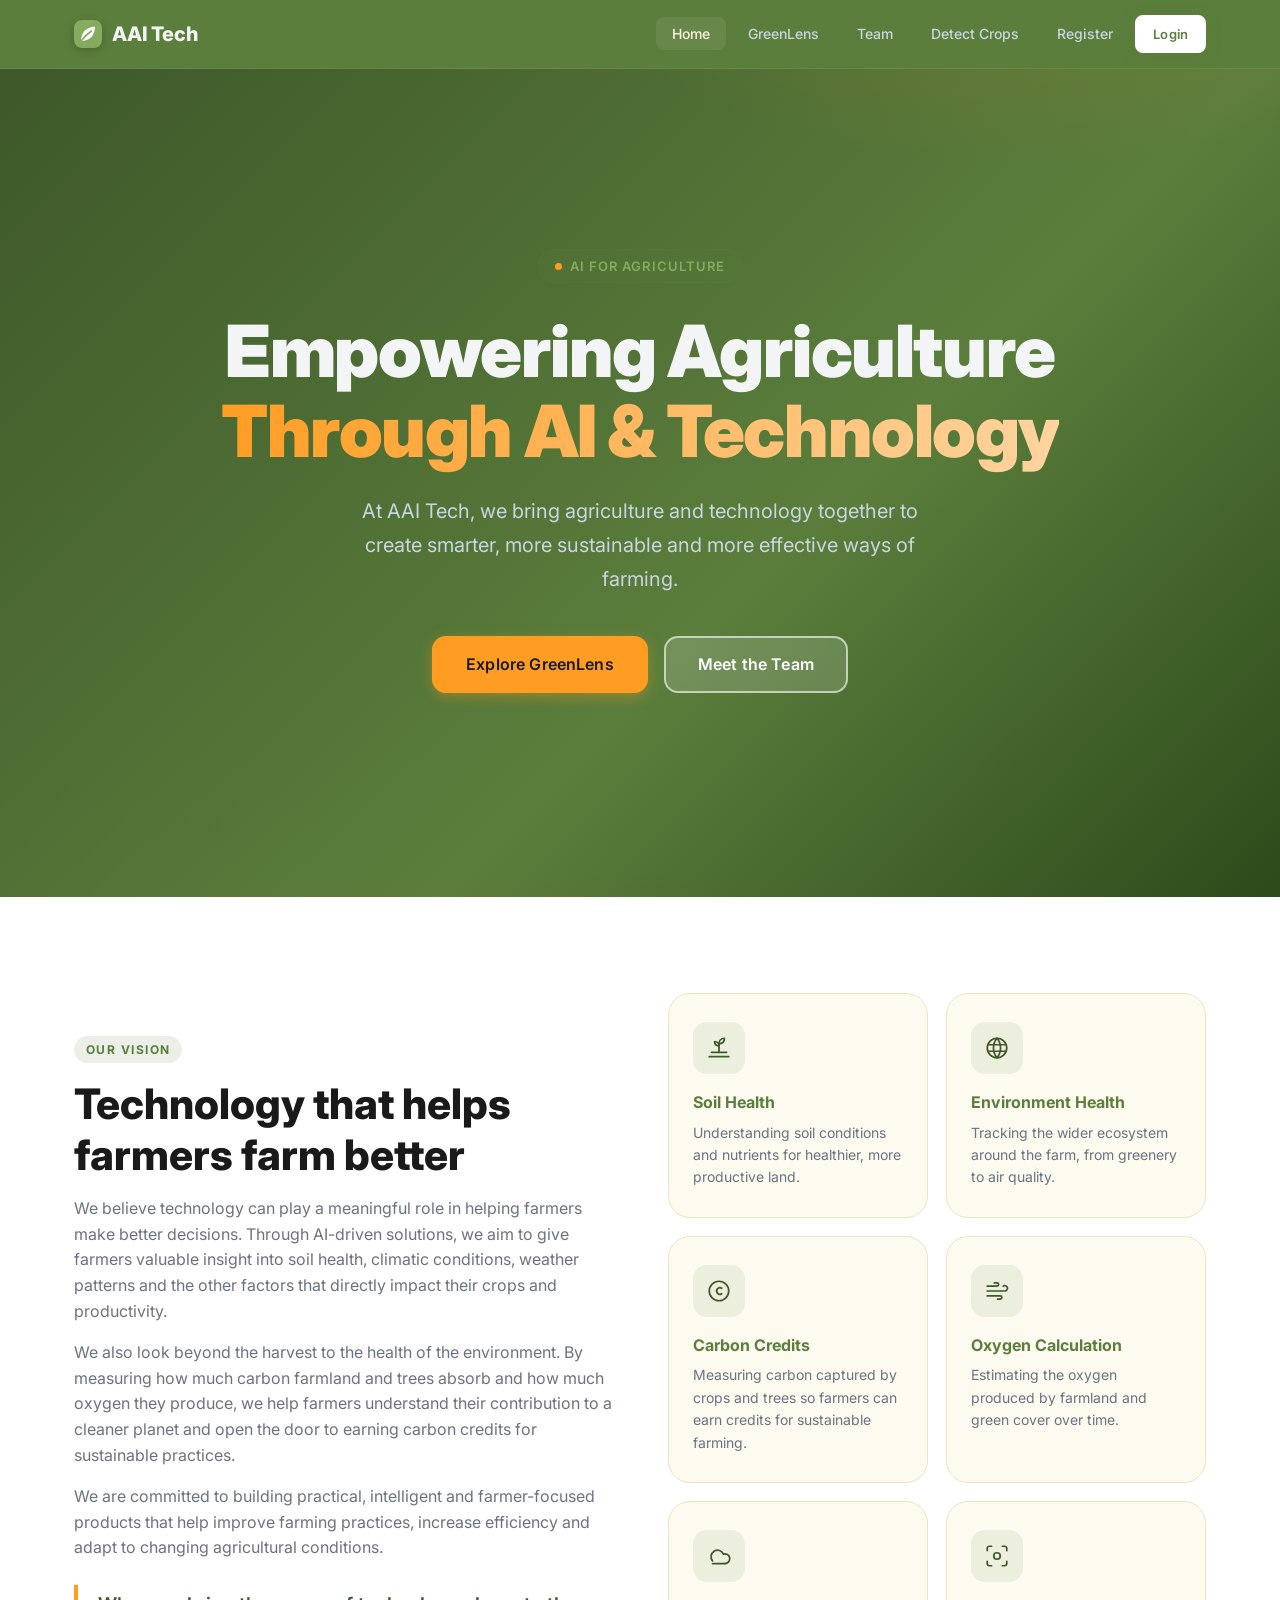
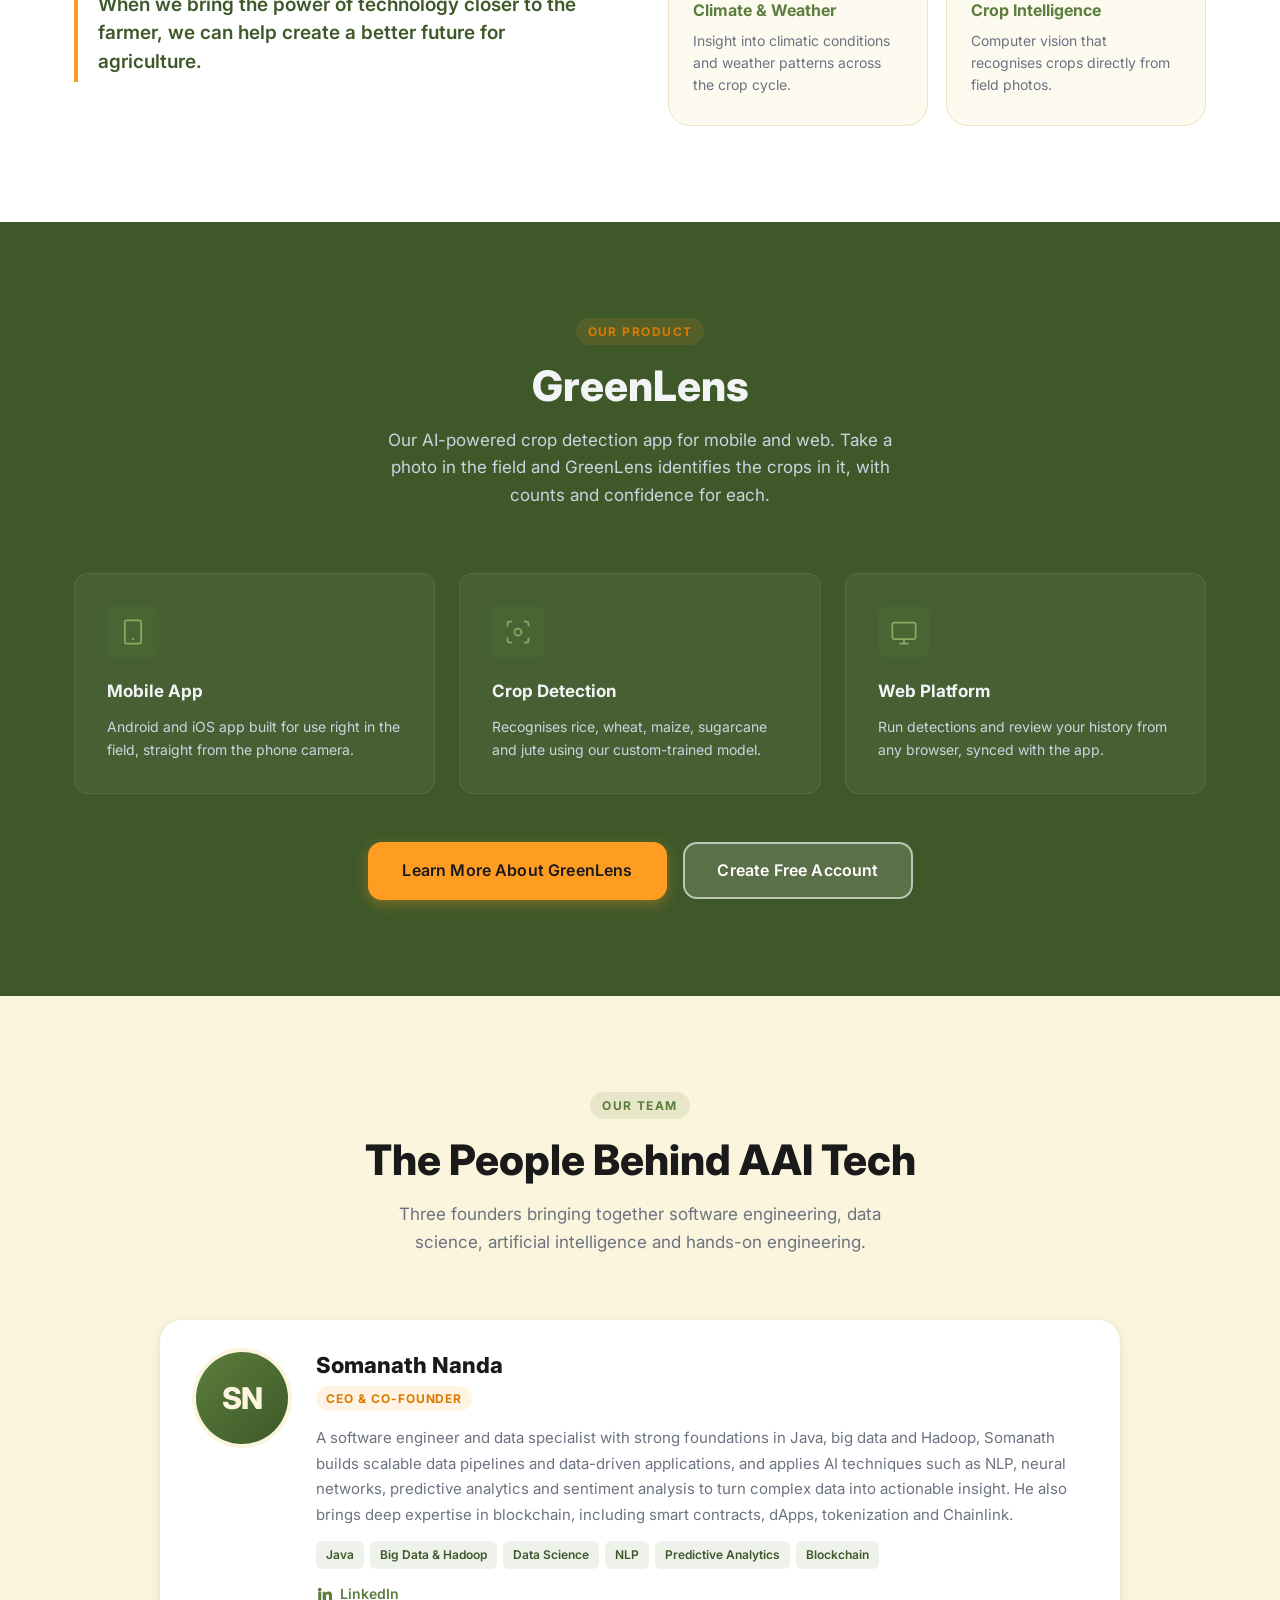
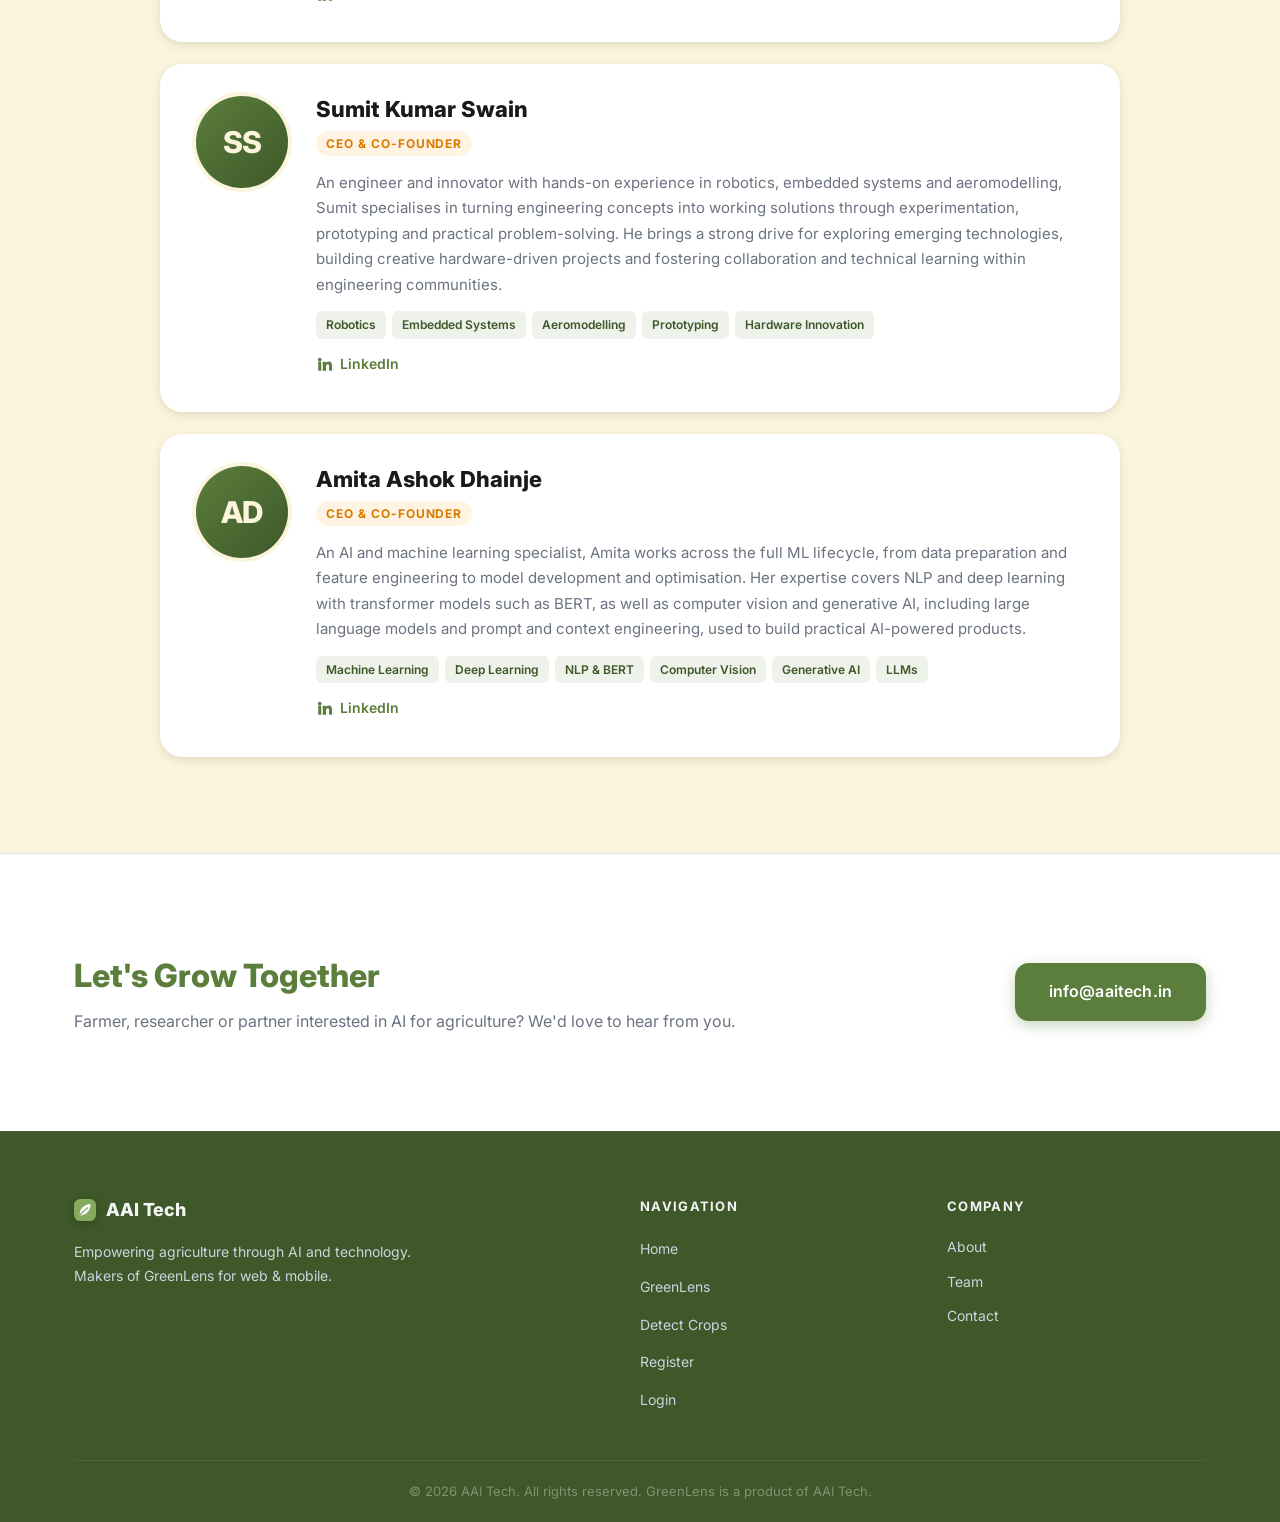
<file: index.html>
<!DOCTYPE html>
<html lang="en">
<head>
    <meta charset="UTF-8">
    <meta name="viewport" content="width=device-width, initial-scale=1.0">
    <title>Empowering Agriculture Through AI | AAI Tech</title>
    <link rel="preconnect" href="https://fonts.googleapis.com">
    <link rel="preconnect" href="https://fonts.gstatic.com" crossorigin>
    <link href="https://fonts.googleapis.com/css2?family=Inter:wght@300;400;500;600;700;800&display=swap" rel="stylesheet">
    <link rel="stylesheet" href="static/css/styles.css?v=2">
    
</head>
<body>

    <!-- ── Navigation ── -->
    <nav class="navbar" id="navbar">
        <div class="nav-container">
            <a href="index.html" class="nav-brand">
                <div class="brand-logo">
                    <svg width="28" height="28" viewBox="0 0 28 28" fill="none" xmlns="http://www.w3.org/2000/svg">
                        <rect width="28" height="28" rx="8" fill="#86AB5E"/>
                        <path d="M7 21C7 12 13 7 21 6.5c0 9-5.5 14.5-14 14.5z" fill="white"/>
                        <path d="M7 21c3.5-4.5 7-7.5 10.5-10" stroke="#86AB5E" stroke-width="1.6" fill="none" stroke-linecap="round"/>
                    </svg>
                </div>
                <span class="brand-name">AAI Tech</span>
            </a>

            <ul class="nav-links" id="navLinks">
                <li>
                    <a href="index.html" class="nav-link active">
                        Home
                    </a>
                </li>
                <li>
                    <a href="greenlens.html" class="nav-link ">
                        GreenLens
                    </a>
                </li>
                <li>
                    <a href="index.html#team" class="nav-link">
                        Team
                    </a>
                </li>
                <li>
                    <a href="https://agri-intelli-system-production.up.railway.app/detect" class="nav-link ">
                        Detect Crops
                    </a>
                </li>
                
                <li>
                    <a href="https://agri-intelli-system-production.up.railway.app/register" class="nav-link ">
                        Register
                    </a>
                </li>
                <li>
                    <a href="https://agri-intelli-system-production.up.railway.app/login" class="btn btn-primary btn-sm nav-login ">
                        Login
                    </a>
                </li>
                
            </ul>

            <button class="nav-toggle" id="navToggle" aria-label="Toggle navigation">
                <span></span>
                <span></span>
                <span></span>
            </button>
        </div>
    </nav>

    <!-- ── Page content ── -->
    <main>
        

<!-- ── Hero ── -->
<section class="hero">
    <div class="hero-bg"></div>
    <div class="container hero-content">
        <div class="hero-badge">
            <span class="badge-dot"></span>
            AI for Agriculture
        </div>
        <h1 class="hero-title">
            Empowering Agriculture<br>
            <span class="hero-highlight">Through AI &amp; Technology</span>
        </h1>
        <p class="hero-sub">
            At AAI Tech, we bring agriculture and technology together to create smarter,
            more sustainable and more effective ways of farming.
        </p>
        <div class="hero-actions">
            <a href="greenlens.html" class="btn btn-accent btn-lg">Explore GreenLens</a>
            <a href="#team" class="btn btn-outline-light btn-lg">Meet the Team</a>
        </div>
    </div>
</section>

<!-- ── About / Vision ── -->
<section class="section section-light" id="about">
    <div class="container about-grid">
        <div>
            <span class="section-tag">Our Vision</span>
            <h2 class="section-title">Technology that helps farmers farm better</h2>
            <p class="about-text">We believe technology can play a meaningful role in helping farmers make better decisions. Through AI-driven solutions, we aim to give farmers valuable insight into soil health, climatic conditions, weather patterns and the other factors that directly impact their crops and productivity.</p>
            <p class="about-text">We also look beyond the harvest to the health of the environment. By measuring how much carbon farmland and trees absorb and how much oxygen they produce, we help farmers understand their contribution to a cleaner planet and open the door to earning carbon credits for sustainable practices.</p>
            <p class="about-text">We are committed to building practical, intelligent and farmer-focused products that help improve farming practices, increase efficiency and adapt to changing agricultural conditions.</p>
            <blockquote class="about-belief">When we bring the power of technology closer to the farmer, we can help create a better future for agriculture.</blockquote>
        </div>
        <div class="focus-grid">
            <div class="focus-card">
                <div class="step-icon"><svg width="26" height="26" fill="none" stroke="currentColor" stroke-width="1.6" stroke-linecap="round" stroke-linejoin="round" viewBox="0 0 24 24"><path d="M3 20h18"/><path d="M5 16h14"/><path d="M12 16V8"/><path d="M12 8c0-3 2-5 5-5 0 3-2 5-5 5z"/><path d="M12 10c0-2-1.5-4-4-4 0 2.5 1.5 4 4 4z"/></svg></div>
                <h3>Soil Health</h3>
                <p>Understanding soil conditions and nutrients for healthier, more productive land.</p>
            </div>
            <div class="focus-card">
                <div class="step-icon"><svg width="26" height="26" fill="none" stroke="currentColor" stroke-width="1.6" stroke-linecap="round" stroke-linejoin="round" viewBox="0 0 24 24"><circle cx="12" cy="12" r="9"/><path d="M3.6 9h16.8M3.6 15h16.8"/><path d="M12 3a14 14 0 0 1 0 18M12 3a14 14 0 0 0 0 18"/></svg></div>
                <h3>Environment Health</h3>
                <p>Tracking the wider ecosystem around the farm, from greenery to air quality.</p>
            </div>
            <div class="focus-card">
                <div class="step-icon"><svg width="26" height="26" fill="none" stroke="currentColor" stroke-width="1.6" stroke-linecap="round" stroke-linejoin="round" viewBox="0 0 24 24"><circle cx="12" cy="12" r="9"/><path d="M14.5 9.5a3 3 0 1 0 0 5"/></svg></div>
                <h3>Carbon Credits</h3>
                <p>Measuring carbon captured by crops and trees so farmers can earn credits for sustainable farming.</p>
            </div>
            <div class="focus-card">
                <div class="step-icon"><svg width="26" height="26" fill="none" stroke="currentColor" stroke-width="1.6" stroke-linecap="round" stroke-linejoin="round" viewBox="0 0 24 24"><path d="M9.6 4.5H12a1.5 1.5 0 0 1 0 3H3"/><path d="M12.6 19.5H15a1.5 1.5 0 0 0 0-3H3"/><path d="M17.7 7.5A2.5 2.5 0 1 1 19.5 12H3"/></svg></div>
                <h3>Oxygen Calculation</h3>
                <p>Estimating the oxygen produced by farmland and green cover over time.</p>
            </div>
            <div class="focus-card">
                <div class="step-icon"><svg width="26" height="26" fill="none" stroke="currentColor" stroke-width="1.6" stroke-linecap="round" stroke-linejoin="round" viewBox="0 0 24 24"><path d="M17.5 19a4.5 4.5 0 1 0-1.4-8.8A6 6 0 1 0 6 16.5"/><path d="M6 19h11.5"/></svg></div>
                <h3>Climate &amp; Weather</h3>
                <p>Insight into climatic conditions and weather patterns across the crop cycle.</p>
            </div>
            <div class="focus-card">
                <div class="step-icon"><svg width="26" height="26" fill="none" stroke="currentColor" stroke-width="1.6" stroke-linecap="round" stroke-linejoin="round" viewBox="0 0 24 24"><circle cx="12" cy="12" r="3"/><path d="M3 7V5a2 2 0 0 1 2-2h2M17 3h2a2 2 0 0 1 2 2v2M21 17v2a2 2 0 0 1-2 2h-2M7 21H5a2 2 0 0 1-2-2v-2"/></svg></div>
                <h3>Crop Intelligence</h3>
                <p>Computer vision that recognises crops directly from field photos.</p>
            </div>
        </div>
    </div>
</section>

<!-- ── GreenLens product ── -->
<section class="section section-dark">
    <div class="container">
        <div class="section-header light">
            <span class="section-tag accent">Our Product</span>
            <h2 class="section-title">GreenLens</h2>
            <p class="section-sub light">Our AI-powered crop detection app for mobile and web. Take a photo in the field and GreenLens identifies the crops in it, with counts and confidence for each.</p>
        </div>
        <div class="features-grid">
            <div class="feature-card dark">
                <div class="feature-icon"><svg width="28" height="28" fill="none" stroke="currentColor" stroke-width="1.5" viewBox="0 0 24 24"><rect x="5" y="2" width="14" height="20" rx="2"/><path d="M11 18h2"/></svg></div>
                <h3>Mobile App</h3>
                <p>Android and iOS app built for use right in the field, straight from the phone camera.</p>
            </div>
            <div class="feature-card dark">
                <div class="feature-icon"><svg width="28" height="28" fill="none" stroke="currentColor" stroke-width="1.5" viewBox="0 0 24 24"><circle cx="12" cy="12" r="3"/><path d="M3 7V5a2 2 0 0 1 2-2h2M17 3h2a2 2 0 0 1 2 2v2M21 17v2a2 2 0 0 1-2 2h-2M7 21H5a2 2 0 0 1-2-2v-2"/></svg></div>
                <h3>Crop Detection</h3>
                <p>Recognises rice, wheat, maize, sugarcane and jute using our custom-trained model.</p>
            </div>
            <div class="feature-card dark">
                <div class="feature-icon"><svg width="28" height="28" fill="none" stroke="currentColor" stroke-width="1.5" viewBox="0 0 24 24"><rect x="2" y="4" width="20" height="14" rx="2"/><path d="M8 22h8M12 18v4"/></svg></div>
                <h3>Web Platform</h3>
                <p>Run detections and review your history from any browser, synced with the app.</p>
            </div>
        </div>
        <div class="center-actions">
            <a href="greenlens.html" class="btn btn-accent btn-lg">Learn More About GreenLens</a>
            
            <a href="https://agri-intelli-system-production.up.railway.app/register" class="btn btn-outline-light btn-lg">Create Free Account</a>
            
        </div>
    </div>
</section>

<!-- ── Team ── -->
<section class="section" id="team">
    <div class="container">
        <div class="section-header">
            <span class="section-tag">Our Team</span>
            <h2 class="section-title">The People Behind AAI Tech</h2>
            <p class="section-sub">Three founders bringing together software engineering, data science, artificial intelligence and hands-on engineering.</p>
        </div>
        <div class="team-list">

            <article class="member-card">
                <!-- To use a photo: replace this div with <img class="member-avatar" src="static/images/somanath.jpg" alt="Somanath Nanda"> -->
                <div class="member-avatar" aria-hidden="true">SN</div>
                <div class="member-body">
                    <h3>Somanath Nanda</h3>
                    <div class="member-role">CEO &amp; Co-Founder</div>
                    <p>A software engineer and data specialist with strong foundations in Java, big data and Hadoop, Somanath builds scalable data pipelines and data-driven applications, and applies AI techniques such as NLP, neural networks, predictive analytics and sentiment analysis to turn complex data into actionable insight. He also brings deep expertise in blockchain, including smart contracts, dApps, tokenization and Chainlink.</p>
                    <div class="member-tags"><span>Java</span><span>Big Data &amp; Hadoop</span><span>Data Science</span><span>NLP</span><span>Predictive Analytics</span><span>Blockchain</span></div>
                    <a class="member-linkedin" href="https://www.linkedin.com/in/baba-somanath/" target="_blank" rel="noopener">
                        <svg viewBox="0 0 24 24" width="18" height="18" aria-hidden="true"><path fill="currentColor" d="M4.98 3.5a2.5 2.5 0 1 1 0 5 2.5 2.5 0 0 1 0-5zM3 9h4v12H3zM9 9h3.8v1.7h.05c.53-1 1.83-2.05 3.77-2.05 4.03 0 4.78 2.65 4.78 6.1V21h-4v-5.6c0-1.33-.02-3.05-1.86-3.05-1.86 0-2.14 1.45-2.14 2.95V21H9z"/></svg>
                        LinkedIn
                    </a>
                </div>
            </article>

            <article class="member-card">
                <!-- To use a photo: replace this div with <img class="member-avatar" src="static/images/sumit.jpg" alt="Sumit Kumar Swain"> -->
                <div class="member-avatar" aria-hidden="true">SS</div>
                <div class="member-body">
                    <h3>Sumit Kumar Swain</h3>
                    <div class="member-role">CEO &amp; Co-Founder</div>
                    <p>An engineer and innovator with hands-on experience in robotics, embedded systems and aeromodelling, Sumit specialises in turning engineering concepts into working solutions through experimentation, prototyping and practical problem-solving. He brings a strong drive for exploring emerging technologies, building creative hardware-driven projects and fostering collaboration and technical learning within engineering communities.</p>
                    <div class="member-tags"><span>Robotics</span><span>Embedded Systems</span><span>Aeromodelling</span><span>Prototyping</span><span>Hardware Innovation</span></div>
                    <a class="member-linkedin" href="https://www.linkedin.com/in/sumit-kumar-swain-a4135918/" target="_blank" rel="noopener">
                        <svg viewBox="0 0 24 24" width="18" height="18" aria-hidden="true"><path fill="currentColor" d="M4.98 3.5a2.5 2.5 0 1 1 0 5 2.5 2.5 0 0 1 0-5zM3 9h4v12H3zM9 9h3.8v1.7h.05c.53-1 1.83-2.05 3.77-2.05 4.03 0 4.78 2.65 4.78 6.1V21h-4v-5.6c0-1.33-.02-3.05-1.86-3.05-1.86 0-2.14 1.45-2.14 2.95V21H9z"/></svg>
                        LinkedIn
                    </a>
                </div>
            </article>

            <article class="member-card">
                <!-- To use a photo: replace this div with <img class="member-avatar" src="static/images/amita.jpg" alt="Amita Ashok Dhainje"> -->
                <div class="member-avatar" aria-hidden="true">AD</div>
                <div class="member-body">
                    <h3>Amita Ashok Dhainje</h3>
                    <div class="member-role">CEO &amp; Co-Founder</div>
                    <p>An AI and machine learning specialist, Amita works across the full ML lifecycle, from data preparation and feature engineering to model development and optimisation. Her expertise covers NLP and deep learning with transformer models such as BERT, as well as computer vision and generative AI, including large language models and prompt and context engineering, used to build practical AI-powered products.</p>
                    <div class="member-tags"><span>Machine Learning</span><span>Deep Learning</span><span>NLP &amp; BERT</span><span>Computer Vision</span><span>Generative AI</span><span>LLMs</span></div>
                    <a class="member-linkedin" href="https://www.linkedin.com/in/amita-dhainje-7a09a915/" target="_blank" rel="noopener">
                        <svg viewBox="0 0 24 24" width="18" height="18" aria-hidden="true"><path fill="currentColor" d="M4.98 3.5a2.5 2.5 0 1 1 0 5 2.5 2.5 0 0 1 0-5zM3 9h4v12H3zM9 9h3.8v1.7h.05c.53-1 1.83-2.05 3.77-2.05 4.03 0 4.78 2.65 4.78 6.1V21h-4v-5.6c0-1.33-.02-3.05-1.86-3.05-1.86 0-2.14 1.45-2.14 2.95V21H9z"/></svg>
                        LinkedIn
                    </a>
                </div>
            </article>

        </div>
    </div>
</section>

<!-- ── Contact ── -->
<section class="section section-light cta-section" id="contact">
    <div class="container cta-container">
        <div class="cta-content">
            <h2>Let's Grow Together</h2>
            <p>Farmer, researcher or partner interested in AI for agriculture? We'd love to hear from you.</p>
        </div>
        <div class="cta-actions">
            <!-- TODO: replace with your real contact email -->
            <a href="mailto:info@aaitech.in" class="btn btn-primary btn-lg">info@aaitech.in</a>
        </div>
    </div>
</section>


    </main>

    <!-- ── Footer ── -->
    <footer class="footer">
        <div class="container">
            <div class="footer-grid">
                <div class="footer-brand">
                    <div class="footer-logo">
                        <div class="brand-logo small">
                            <svg width="22" height="22" viewBox="0 0 28 28" fill="none" xmlns="http://www.w3.org/2000/svg">
                        <rect width="28" height="28" rx="8" fill="#86AB5E"/>
                        <path d="M7 21C7 12 13 7 21 6.5c0 9-5.5 14.5-14 14.5z" fill="white"/>
                        <path d="M7 21c3.5-4.5 7-7.5 10.5-10" stroke="#86AB5E" stroke-width="1.6" fill="none" stroke-linecap="round"/>
                    </svg>
                        </div>
                        <span>AAI Tech</span>
                    </div>
                    <p class="footer-tagline">Empowering agriculture through AI and technology.<br>Makers of GreenLens for web &amp; mobile.</p>
                </div>
                <div class="footer-nav">
                    <h4>Navigation</h4>
                    <ul>
                        <li><a href="index.html">Home</a></li>
                        <li><a href="greenlens.html">GreenLens</a></li>
                        <li><a href="https://agri-intelli-system-production.up.railway.app/detect">Detect Crops</a></li>
                        
                        <li><a href="https://agri-intelli-system-production.up.railway.app/register">Register</a></li>
                        <li><a href="https://agri-intelli-system-production.up.railway.app/login">Login</a></li>
                        
                    </ul>
                </div>
                <div class="footer-tech">
                    <h4>Company</h4>
                    <ul>
                        <li><a href="index.html#about">About</a></li>
                        <li><a href="index.html#team">Team</a></li>
                        <li><a href="index.html#contact">Contact</a></li>
                    </ul>
                </div>
            </div>
            <div class="footer-bottom">
                <p>&copy; 2026 AAI Tech. All rights reserved. GreenLens is a product of AAI Tech.</p>
            </div>
        </div>
    </footer>

    <script src="static/js/app.js"></script>
    
<script>
if (/^(localhost|127\.0\.0\.1|\[::1\])$/.test(location.hostname)) {
    document.querySelectorAll('a[href^="https://agri-intelli-system-production.up.railway.app"]').forEach(function (a) {
        a.href = "http://127.0.0.1:8000" + a.getAttribute("href").slice(53);
    });
}
</script>
</body>
</html>
</file>
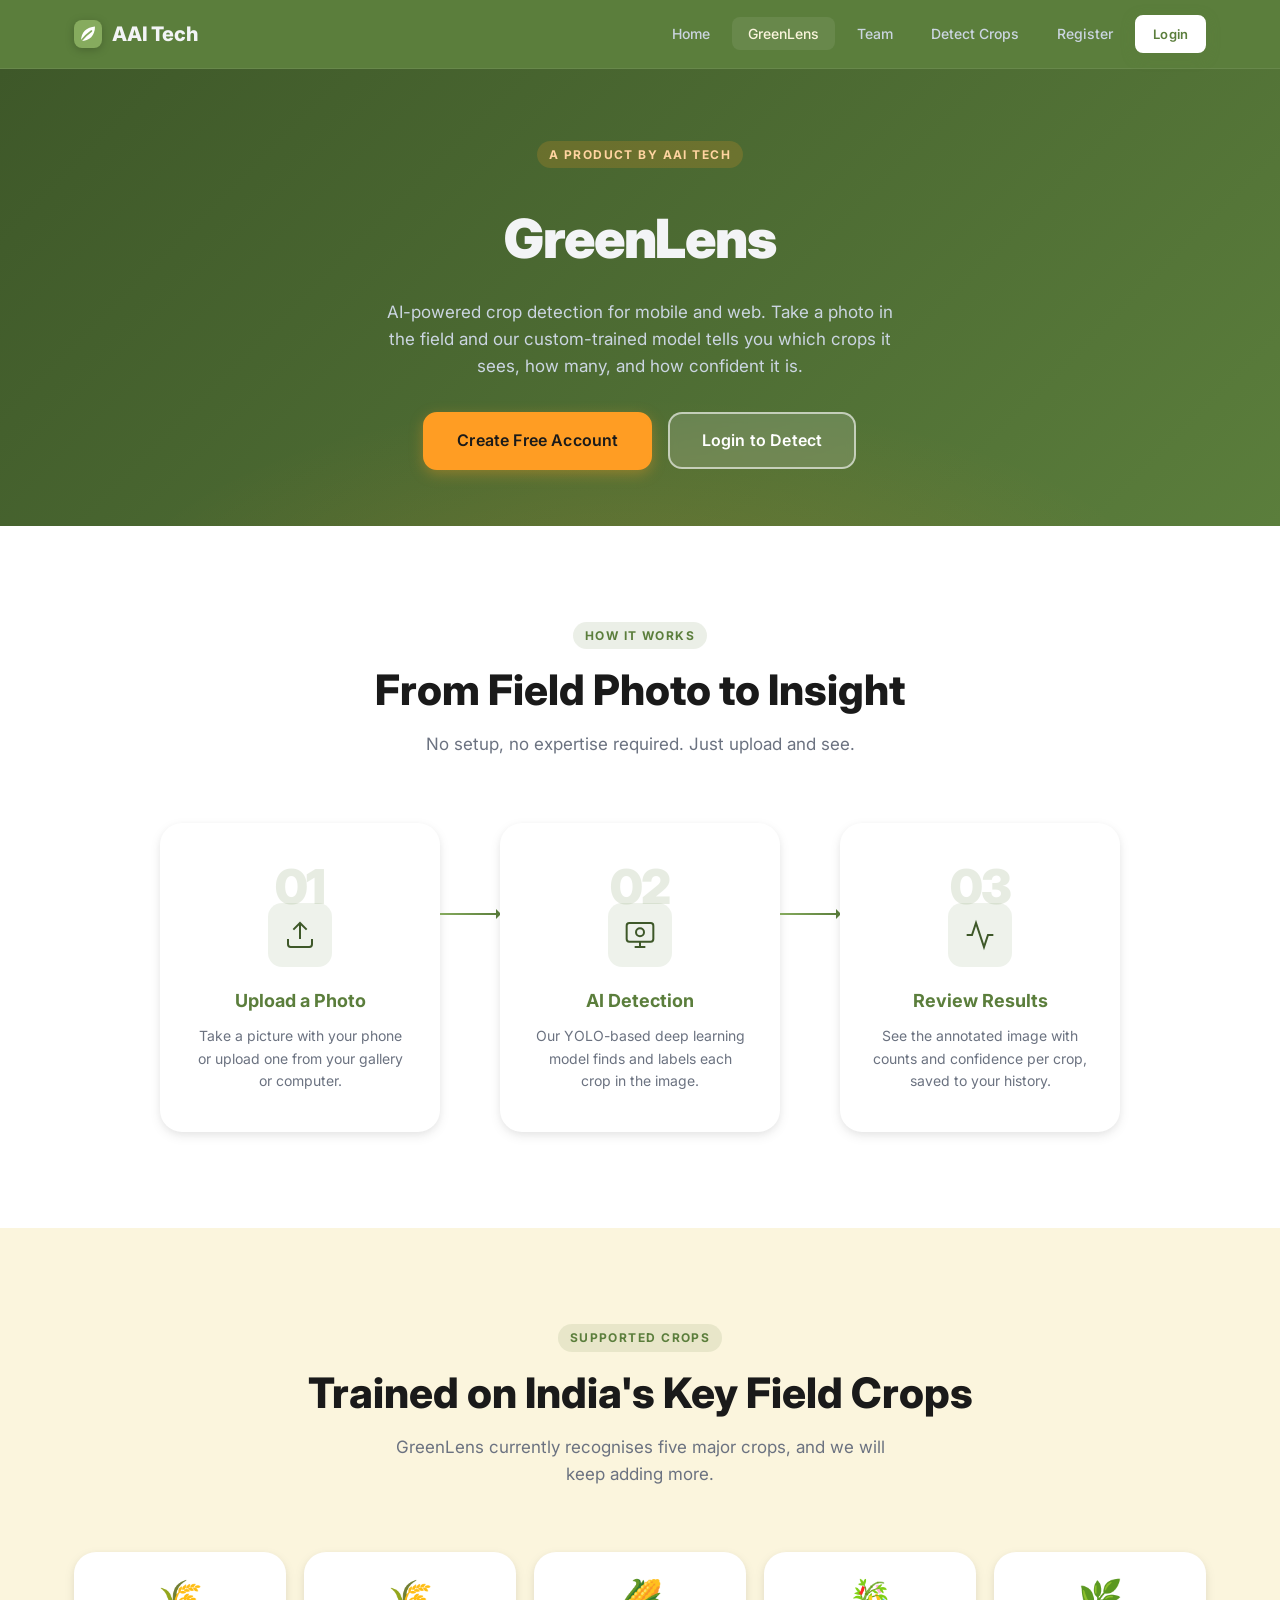
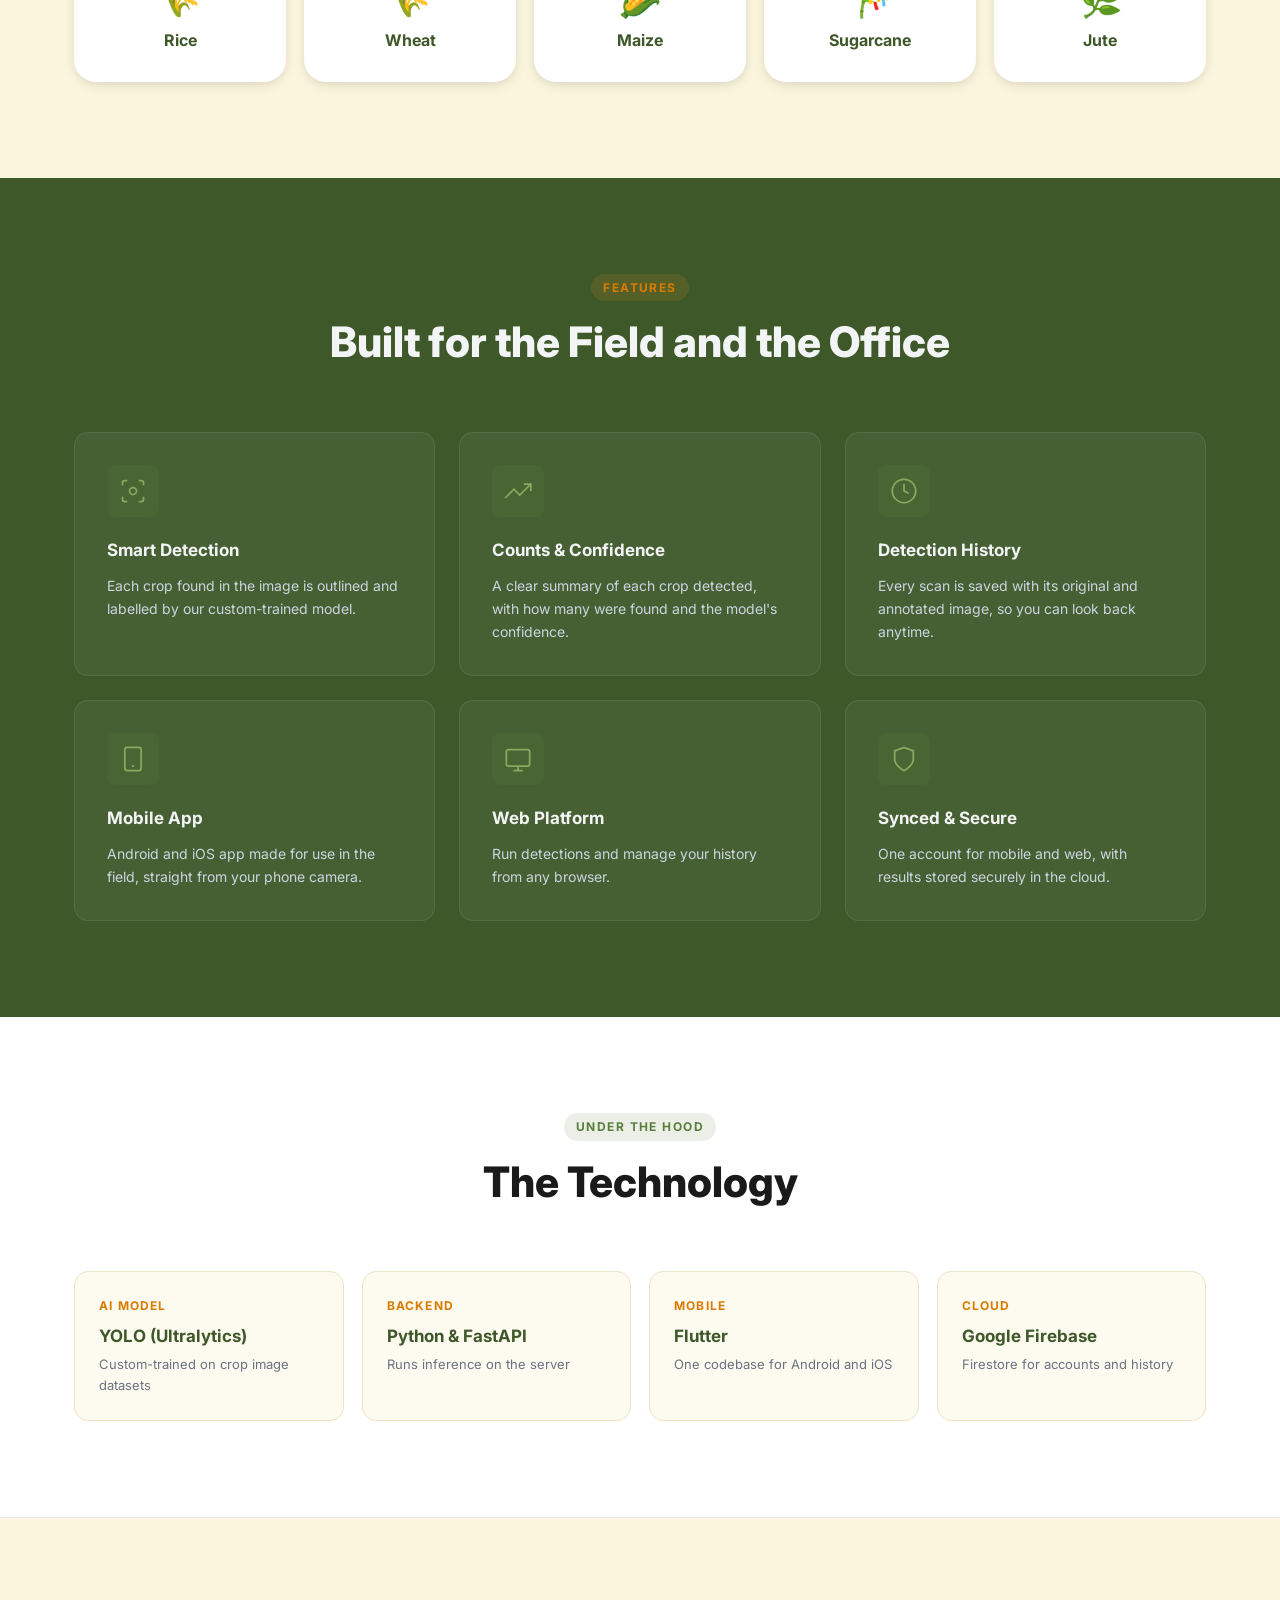
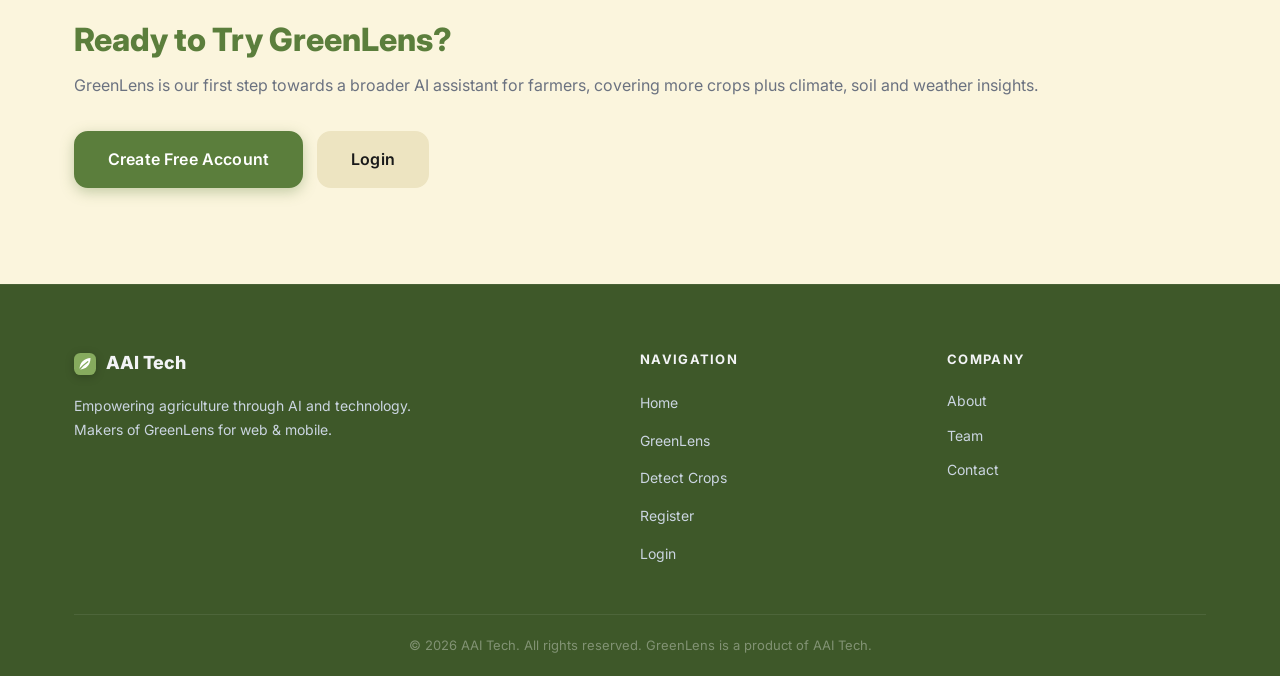
<file: greenlens.html>
<!DOCTYPE html>
<html lang="en">
<head>
    <meta charset="UTF-8">
    <meta name="viewport" content="width=device-width, initial-scale=1.0">
    <title>GreenLens — AI Crop Detection | AAI Tech</title>
    <link rel="preconnect" href="https://fonts.googleapis.com">
    <link rel="preconnect" href="https://fonts.gstatic.com" crossorigin>
    <link href="https://fonts.googleapis.com/css2?family=Inter:wght@300;400;500;600;700;800&display=swap" rel="stylesheet">
    <link rel="stylesheet" href="static/css/styles.css?v=2">
    
</head>
<body>

    <!-- ── Navigation ── -->
    <nav class="navbar" id="navbar">
        <div class="nav-container">
            <a href="index.html" class="nav-brand">
                <div class="brand-logo">
                    <svg width="28" height="28" viewBox="0 0 28 28" fill="none" xmlns="http://www.w3.org/2000/svg">
                        <rect width="28" height="28" rx="8" fill="#86AB5E"/>
                        <path d="M7 21C7 12 13 7 21 6.5c0 9-5.5 14.5-14 14.5z" fill="white"/>
                        <path d="M7 21c3.5-4.5 7-7.5 10.5-10" stroke="#86AB5E" stroke-width="1.6" fill="none" stroke-linecap="round"/>
                    </svg>
                </div>
                <span class="brand-name">AAI Tech</span>
            </a>

            <ul class="nav-links" id="navLinks">
                <li>
                    <a href="index.html" class="nav-link ">
                        Home
                    </a>
                </li>
                <li>
                    <a href="greenlens.html" class="nav-link active">
                        GreenLens
                    </a>
                </li>
                <li>
                    <a href="index.html#team" class="nav-link">
                        Team
                    </a>
                </li>
                <li>
                    <a href="https://agri-intelli-system-production.up.railway.app/detect" class="nav-link ">
                        Detect Crops
                    </a>
                </li>
                
                <li>
                    <a href="https://agri-intelli-system-production.up.railway.app/register" class="nav-link ">
                        Register
                    </a>
                </li>
                <li>
                    <a href="https://agri-intelli-system-production.up.railway.app/login" class="btn btn-primary btn-sm nav-login ">
                        Login
                    </a>
                </li>
                
            </ul>

            <button class="nav-toggle" id="navToggle" aria-label="Toggle navigation">
                <span></span>
                <span></span>
                <span></span>
            </button>
        </div>
    </nav>

    <!-- ── Page content ── -->
    <main>
        

<!-- ── Page hero ── -->
<section class="page-hero">
    <div class="container">
        <span class="section-tag accent">A Product by AAI Tech</span>
        <h1 class="page-title">GreenLens</h1>
        <p class="page-sub">AI-powered crop detection for mobile and web. Take a photo in the field and our custom-trained model tells you which crops it sees, how many, and how confident it is.</p>
        <div class="hero-actions page-hero-actions">
            
            <a href="https://agri-intelli-system-production.up.railway.app/register" class="btn btn-accent btn-lg">Create Free Account</a>
            <a href="https://agri-intelli-system-production.up.railway.app/login" class="btn btn-outline-light btn-lg">Login to Detect</a>
            
        </div>
    </div>
</section>

<!-- ── How it works ── -->
<section class="section section-light">
    <div class="container">
        <div class="section-header">
            <span class="section-tag">How It Works</span>
            <h2 class="section-title">From Field Photo to Insight</h2>
            <p class="section-sub">No setup, no expertise required. Just upload and see.</p>
        </div>
        <div class="steps-grid">
            <div class="step-card">
                <div class="step-number">01</div>
                <div class="step-icon">
                    <svg width="32" height="32" fill="none" stroke="currentColor" stroke-width="1.5" viewBox="0 0 24 24"><path d="M21 15v4a2 2 0 0 1-2 2H5a2 2 0 0 1-2-2v-4"/><polyline points="17 8 12 3 7 8"/><line x1="12" y1="3" x2="12" y2="15"/></svg>
                </div>
                <h3>Upload a Photo</h3>
                <p>Take a picture with your phone or upload one from your gallery or computer.</p>
            </div>
            <div class="step-connector"></div>
            <div class="step-card">
                <div class="step-number">02</div>
                <div class="step-icon">
                    <svg width="32" height="32" fill="none" stroke="currentColor" stroke-width="1.5" viewBox="0 0 24 24"><rect x="2" y="3" width="20" height="14" rx="2"/><path d="M8 21h8M12 17v4"/><circle cx="12" cy="10" r="3"/></svg>
                </div>
                <h3>AI Detection</h3>
                <p>Our YOLO-based deep learning model finds and labels each crop in the image.</p>
            </div>
            <div class="step-connector"></div>
            <div class="step-card">
                <div class="step-number">03</div>
                <div class="step-icon">
                    <svg width="32" height="32" fill="none" stroke="currentColor" stroke-width="1.5" viewBox="0 0 24 24"><polyline points="22 12 18 12 15 21 9 3 6 12 2 12"/></svg>
                </div>
                <h3>Review Results</h3>
                <p>See the annotated image with counts and confidence per crop, saved to your history.</p>
            </div>
        </div>
    </div>
</section>

<!-- ── Supported crops ── -->
<section class="section">
    <div class="container">
        <div class="section-header">
            <span class="section-tag">Supported Crops</span>
            <h2 class="section-title">Trained on India's Key Field Crops</h2>
            <p class="section-sub">GreenLens currently recognises five major crops, and we will keep adding more.</p>
        </div>
        <div class="crop-grid">
            <div class="crop-card"><span aria-hidden="true">🌾</span>Rice</div>
            <div class="crop-card"><span aria-hidden="true">🌾</span>Wheat</div>
            <div class="crop-card"><span aria-hidden="true">🌽</span>Maize</div>
            <div class="crop-card"><span aria-hidden="true">🎋</span>Sugarcane</div>
            <div class="crop-card"><span aria-hidden="true">🌿</span>Jute</div>
        </div>
    </div>
</section>

<!-- ── Features ── -->
<section class="section section-dark">
    <div class="container">
        <div class="section-header light">
            <span class="section-tag accent">Features</span>
            <h2 class="section-title">Built for the Field and the Office</h2>
        </div>
        <div class="features-grid">
            <div class="feature-card dark">
                <div class="feature-icon"><svg width="28" height="28" fill="none" stroke="currentColor" stroke-width="1.5" viewBox="0 0 24 24"><circle cx="12" cy="12" r="3"/><path d="M3 7V5a2 2 0 0 1 2-2h2M17 3h2a2 2 0 0 1 2 2v2M21 17v2a2 2 0 0 1-2 2h-2M7 21H5a2 2 0 0 1-2-2v-2"/></svg></div>
                <h3>Smart Detection</h3>
                <p>Each crop found in the image is outlined and labelled by our custom-trained model.</p>
            </div>
            <div class="feature-card dark">
                <div class="feature-icon"><svg width="28" height="28" fill="none" stroke="currentColor" stroke-width="1.5" viewBox="0 0 24 24"><polyline points="23 6 13.5 15.5 8.5 10.5 1 18"/><polyline points="17 6 23 6 23 12"/></svg></div>
                <h3>Counts &amp; Confidence</h3>
                <p>A clear summary of each crop detected, with how many were found and the model's confidence.</p>
            </div>
            <div class="feature-card dark">
                <div class="feature-icon"><svg width="28" height="28" fill="none" stroke="currentColor" stroke-width="1.5" viewBox="0 0 24 24"><circle cx="12" cy="12" r="10"/><polyline points="12 6 12 12 16 14"/></svg></div>
                <h3>Detection History</h3>
                <p>Every scan is saved with its original and annotated image, so you can look back anytime.</p>
            </div>
            <div class="feature-card dark">
                <div class="feature-icon"><svg width="28" height="28" fill="none" stroke="currentColor" stroke-width="1.5" viewBox="0 0 24 24"><rect x="5" y="2" width="14" height="20" rx="2"/><path d="M11 18h2"/></svg></div>
                <h3>Mobile App</h3>
                <p>Android and iOS app made for use in the field, straight from your phone camera.</p>
            </div>
            <div class="feature-card dark">
                <div class="feature-icon"><svg width="28" height="28" fill="none" stroke="currentColor" stroke-width="1.5" viewBox="0 0 24 24"><rect x="2" y="4" width="20" height="14" rx="2"/><path d="M8 22h8M12 18v4"/></svg></div>
                <h3>Web Platform</h3>
                <p>Run detections and manage your history from any browser.</p>
            </div>
            <div class="feature-card dark">
                <div class="feature-icon"><svg width="28" height="28" fill="none" stroke="currentColor" stroke-width="1.5" viewBox="0 0 24 24"><path d="M12 22s8-4 8-10V5l-8-3-8 3v7c0 6 8 10 8 10z"/></svg></div>
                <h3>Synced &amp; Secure</h3>
                <p>One account for mobile and web, with results stored securely in the cloud.</p>
            </div>
        </div>
    </div>
</section>

<!-- ── Technology ── -->
<section class="section section-light">
    <div class="container">
        <div class="section-header">
            <span class="section-tag">Under the Hood</span>
            <h2 class="section-title">The Technology</h2>
        </div>
        <div class="stack-grid">
            <div class="stack-card"><h4>AI Model</h4><p>YOLO (Ultralytics)</p><small>Custom-trained on crop image datasets</small></div>
            <div class="stack-card"><h4>Backend</h4><p>Python &amp; FastAPI</p><small>Runs inference on the server</small></div>
            <div class="stack-card"><h4>Mobile</h4><p>Flutter</p><small>One codebase for Android and iOS</small></div>
            <div class="stack-card"><h4>Cloud</h4><p>Google Firebase</p><small>Firestore for accounts and history</small></div>
        </div>
    </div>
</section>

<!-- ── CTA ── -->
<section class="section cta-section">
    <div class="container cta-container">
        <div class="cta-content">
            <h2>Ready to Try GreenLens?</h2>
            <p>GreenLens is our first step towards a broader AI assistant for farmers, covering more crops plus climate, soil and weather insights.</p>
        </div>
        <div class="cta-actions">
            
            <a href="https://agri-intelli-system-production.up.railway.app/register" class="btn btn-primary btn-lg">Create Free Account</a>
            <a href="https://agri-intelli-system-production.up.railway.app/login" class="btn btn-secondary btn-lg">Login</a>
            
        </div>
    </div>
</section>


    </main>

    <!-- ── Footer ── -->
    <footer class="footer">
        <div class="container">
            <div class="footer-grid">
                <div class="footer-brand">
                    <div class="footer-logo">
                        <div class="brand-logo small">
                            <svg width="22" height="22" viewBox="0 0 28 28" fill="none" xmlns="http://www.w3.org/2000/svg">
                        <rect width="28" height="28" rx="8" fill="#86AB5E"/>
                        <path d="M7 21C7 12 13 7 21 6.5c0 9-5.5 14.5-14 14.5z" fill="white"/>
                        <path d="M7 21c3.5-4.5 7-7.5 10.5-10" stroke="#86AB5E" stroke-width="1.6" fill="none" stroke-linecap="round"/>
                    </svg>
                        </div>
                        <span>AAI Tech</span>
                    </div>
                    <p class="footer-tagline">Empowering agriculture through AI and technology.<br>Makers of GreenLens for web &amp; mobile.</p>
                </div>
                <div class="footer-nav">
                    <h4>Navigation</h4>
                    <ul>
                        <li><a href="index.html">Home</a></li>
                        <li><a href="greenlens.html">GreenLens</a></li>
                        <li><a href="https://agri-intelli-system-production.up.railway.app/detect">Detect Crops</a></li>
                        
                        <li><a href="https://agri-intelli-system-production.up.railway.app/register">Register</a></li>
                        <li><a href="https://agri-intelli-system-production.up.railway.app/login">Login</a></li>
                        
                    </ul>
                </div>
                <div class="footer-tech">
                    <h4>Company</h4>
                    <ul>
                        <li><a href="index.html#about">About</a></li>
                        <li><a href="index.html#team">Team</a></li>
                        <li><a href="index.html#contact">Contact</a></li>
                    </ul>
                </div>
            </div>
            <div class="footer-bottom">
                <p>&copy; 2026 AAI Tech. All rights reserved. GreenLens is a product of AAI Tech.</p>
            </div>
        </div>
    </footer>

    <script src="static/js/app.js"></script>
    
<script>
if (/^(localhost|127\.0\.0\.1|\[::1\])$/.test(location.hostname)) {
    document.querySelectorAll('a[href^="https://agri-intelli-system-production.up.railway.app"]').forEach(function (a) {
        a.href = "http://127.0.0.1:8000" + a.getAttribute("href").slice(53);
    });
}
</script>
</body>
</html>
</file>
<file: static/css/styles.css>
/* ============================================================
   GreenLens — Global Stylesheet
   Colors:
     Primary   #5B7E3C  (Forest Green)
     Secondary #FBF5DD  (Cream/Beige)
     Accent    #FF9D23  (Warm Orange)
     Text      #1A1A1A  (Dark Charcoal)
   ============================================================ */

:root {
    --primary:         #5B7E3C;
    --primary-dark:    #3E5829;
    --primary-light:   #86AB5E;
    --secondary:       #FBF5DD;
    --secondary-dark:  #EDE4C1;
    --secondary-light: #FDFAF0;
    --accent:          #FF9D23;
    --accent-dark:     #D97B00;
    --accent-light:    #FFD4A0;
    --text-light:      #F3F4F6;
    --text-muted-light:#cbd5e1;
    --text-dark:       #1A1A1A;
    --text-muted:      #6B7280;
    --bg:              #FBF5DD;
    --bg-card:         #FFFFFF;
    --border:          #E2E8F0;
    --border-dark:     #D4C9A8;
    --success:         #22c55e;
    --error:           #ef4444;
    --shadow-sm:       0 1px 3px rgba(0,0,0,.08), 0 1px 2px rgba(0,0,0,.05);
    --shadow:          0 4px 12px rgba(0,0,0,.08), 0 2px 6px rgba(0,0,0,.04);
    --shadow-lg:       0 10px 30px rgba(0,0,0,.12), 0 4px 10px rgba(0,0,0,.06);
    --shadow-xl:       0 20px 50px rgba(0,0,0,.18);
    --radius-sm:       8px;
    --radius:          14px;
    --radius-lg:       22px;
    --radius-xl:       32px;
    --transition:      all .28s cubic-bezier(.4,0,.2,1);
    --font:            'Inter', -apple-system, BlinkMacSystemFont, 'Segoe UI', sans-serif;
}

/* ── Reset ── */
*, *::before, *::after { box-sizing: border-box; margin: 0; padding: 0; }
html { scroll-behavior: smooth; }
body {
    font-family: var(--font);
    background: var(--bg);
    color: var(--text-dark);
    line-height: 1.6;
    font-size: 16px;
    -webkit-font-smoothing: antialiased;
}
img { max-width: 100%; display: block; }
a { color: inherit; text-decoration: none; }
ul { list-style: none; }
input, select, button, textarea { font-family: inherit; }
button { cursor: pointer; border: none; background: none; }

/* ── Container ── */
.container {
    max-width: 1180px;
    margin: 0 auto;
    padding: 0 24px;
}

/* ── Section ── */
.section { padding: 96px 0; }
.section-light { background: var(--bg-card); }
.section-dark  { background: var(--primary-dark); }

.section-header { text-align: center; margin-bottom: 64px; }
.section-header.light .section-title { color: var(--text-light); }
.section-header.light .section-sub   { color: var(--text-muted-light); }

.section-tag {
    display: inline-block;
    font-size: 12px;
    font-weight: 700;
    letter-spacing: .12em;
    text-transform: uppercase;
    color: var(--primary);
    background: rgba(91,126,60,.12);
    padding: 4px 12px;
    border-radius: 999px;
    margin-bottom: 16px;
}
.section-tag.accent {
    color: var(--accent-dark);
    background: rgba(255,157,35,.12);
}
.section-title {
    font-size: clamp(28px, 4vw, 42px);
    font-weight: 800;
    color: var(--text-dark);
    line-height: 1.2;
    margin-bottom: 16px;
}
.section-sub {
    font-size: 17px;
    color: var(--text-muted);
    max-width: 520px;
    margin: 0 auto;
}
.section-sub.light { color: var(--text-muted-light); }

/* ══════════════════════════════════════════════
   NAVBAR
══════════════════════════════════════════════ */
.navbar {
    position: sticky;
    top: 0;
    z-index: 1000;
    background: var(--primary);
    border-bottom: 1px solid rgba(255,255,255,.08);
    transition: var(--transition);
}
.navbar.scrolled { box-shadow: 0 4px 20px rgba(0,0,0,.25); }

.nav-container {
    max-width: 1180px;
    margin: 0 auto;
    padding: 0 24px;
    height: 68px;
    display: flex;
    align-items: center;
    gap: 32px;
}

.nav-brand {
    display: flex;
    align-items: center;
    gap: 10px;
    text-decoration: none;
}
.brand-logo {
    flex-shrink: 0;
    display: flex;
    align-items: center;
    filter: drop-shadow(0 2px 4px rgba(0,0,0,.2));
}
.brand-name {
    font-size: 20px;
    font-weight: 800;
    color: var(--text-light);
    letter-spacing: -.01em;
}

.nav-links {
    display: flex;
    align-items: center;
    gap: 6px;
    margin-left: auto;
}
.nav-link {
    padding: 8px 16px;
    border-radius: var(--radius-sm);
    font-size: 14px;
    font-weight: 500;
    color: var(--text-muted-light);
    transition: var(--transition);
}
.nav-link:hover, .nav-link.active { color: var(--text-light); background: rgba(255,255,255,.08); }
.nav-link.active { color: var(--secondary); }

.nav-link.nav-cta {
    background: var(--accent);
    color: var(--text-dark);
    font-weight: 700;
    padding: 8px 20px;
}
.nav-link.nav-cta:hover { background: var(--accent-dark); color: #fff; }
.nav-link.nav-cta.active { background: var(--accent-dark); color: #fff; }

.nav-toggle {
    display: none;
    flex-direction: column;
    gap: 5px;
    padding: 8px;
    margin-left: auto;
    border-radius: var(--radius-sm);
}
.nav-toggle span {
    display: block;
    width: 22px;
    height: 2px;
    background: var(--text-light);
    border-radius: 2px;
    transition: var(--transition);
}
.nav-toggle.open span:nth-child(1) { transform: translateY(7px) rotate(45deg); }
.nav-toggle.open span:nth-child(2) { opacity: 0; }
.nav-toggle.open span:nth-child(3) { transform: translateY(-7px) rotate(-45deg); }

/* ══════════════════════════════════════════════
   BUTTONS
══════════════════════════════════════════════ */
.btn {
    display: inline-flex;
    align-items: center;
    justify-content: center;
    gap: 8px;
    padding: 10px 22px;
    border-radius: var(--radius-sm);
    font-size: 14px;
    font-weight: 600;
    letter-spacing: .01em;
    transition: var(--transition);
    cursor: pointer;
    white-space: nowrap;
    border: 2px solid transparent;
}
.btn-lg { padding: 14px 32px; font-size: 16px; border-radius: var(--radius); }
.btn-sm { padding: 7px 16px; font-size: 13px; }
.btn-block { width: 100%; border-radius: var(--radius-sm); padding: 14px; font-size: 16px; }

.btn-primary {
    background: var(--primary);
    color: #fff;
    border-color: var(--primary);
    box-shadow: 0 4px 14px rgba(91,126,60,.35);
}
.btn-primary:hover {
    background: var(--primary-dark);
    border-color: var(--primary-dark);
    box-shadow: 0 6px 20px rgba(91,126,60,.45);
    transform: translateY(-1px);
}
.btn-primary:active { transform: translateY(0); }

.btn-secondary {
    background: var(--secondary-dark);
    color: var(--text-dark);
    border-color: var(--secondary-dark);
}
.btn-secondary:hover { background: var(--border-dark); }

.btn-outline {
    background: transparent;
    color: var(--primary);
    border-color: var(--primary);
}
.btn-outline:hover { background: var(--primary); color: #fff; }

.btn-outline-light {
    background: rgba(255,255,255,.15);
    color: #fff;
    border-color: rgba(255,255,255,.6);
    backdrop-filter: blur(4px);
}
.btn-outline-light:hover { background: rgba(255,255,255,.25); }

/* ══════════════════════════════════════════════
   HERO (HOME)
══════════════════════════════════════════════ */
.hero {
    position: relative;
    background: linear-gradient(135deg, var(--primary-dark) 0%, var(--primary) 60%, #2C4A1A 100%);
    min-height: 92vh;
    display: flex;
    flex-direction: column;
    align-items: center;
    justify-content: center;
    overflow: hidden;
}
.hero-bg {
    position: absolute;
    inset: 0;
    background:
        radial-gradient(ellipse 80% 60% at 20% 120%, rgba(91,126,60,.18) 0%, transparent 60%),
        radial-gradient(ellipse 60% 40% at 80% -10%, rgba(255,157,35,.12) 0%, transparent 55%);
    pointer-events: none;
}

.hero-content {
    position: relative;
    z-index: 1;
    text-align: center;
    padding: 120px 24px 80px;
}
.hero-badge {
    display: inline-flex;
    align-items: center;
    gap: 8px;
    background: rgba(91,126,60,.15);
    border: 1px solid rgba(91,126,60,.3);
    color: var(--primary-light);
    font-size: 13px;
    font-weight: 600;
    letter-spacing: .08em;
    text-transform: uppercase;
    padding: 6px 16px;
    border-radius: 999px;
    margin-bottom: 28px;
}
.badge-dot {
    width: 7px; height: 7px;
    background: var(--accent);
    border-radius: 50%;
    animation: pulse 2s infinite;
}
@keyframes pulse {
    0%, 100% { opacity: 1; transform: scale(1); }
    50%       { opacity: .6; transform: scale(1.4); }
}

.hero-title {
    font-size: clamp(38px, 6vw, 72px);
    font-weight: 900;
    color: var(--text-light);
    line-height: 1.1;
    margin-bottom: 24px;
    letter-spacing: -.02em;
}
.hero-highlight {
    background: linear-gradient(90deg, var(--accent) 0%, var(--accent-light) 100%);
    -webkit-background-clip: text;
    -webkit-text-fill-color: transparent;
    background-clip: text;
}
.hero-sub {
    font-size: clamp(16px, 2vw, 20px);
    color: var(--text-muted-light);
    max-width: 560px;
    margin: 0 auto 40px;
    line-height: 1.7;
}
.hero-actions {
    display: flex;
    gap: 16px;
    justify-content: center;
    flex-wrap: wrap;
    margin-bottom: 64px;
}
.hero-stats {
    display: flex;
    align-items: center;
    justify-content: center;
    gap: 32px;
    flex-wrap: wrap;
}
.stat { text-align: center; }
.stat-value {
    display: block;
    font-size: 28px;
    font-weight: 800;
    color: var(--accent-light);
    line-height: 1;
    margin-bottom: 6px;
}
.stat-label {
    font-size: 13px;
    color: var(--text-muted-light);
    letter-spacing: .04em;
}
.stat-divider {
    width: 1px;
    height: 44px;
    background: rgba(255,255,255,.15);
}

.hero-scroll-hint {
    position: absolute;
    bottom: 32px;
    left: 50%;
    transform: translateX(-50%);
    display: flex;
    flex-direction: column;
    align-items: center;
    gap: 8px;
    color: var(--text-muted-light);
    font-size: 12px;
    letter-spacing: .06em;
    animation: bounce 2s infinite;
}
@keyframes bounce {
    0%, 100% { transform: translateX(-50%) translateY(0); }
    50%       { transform: translateX(-50%) translateY(6px); }
}

/* ── Steps ── */
.steps-grid {
    display: flex;
    align-items: flex-start;
    gap: 0;
    justify-content: center;
}
.step-card {
    flex: 1;
    max-width: 280px;
    text-align: center;
    padding: 40px 32px;
    background: var(--bg-card);
    border-radius: var(--radius-lg);
    box-shadow: var(--shadow);
    position: relative;
    transition: var(--transition);
}
.step-card:hover { transform: translateY(-6px); box-shadow: var(--shadow-lg); }
.step-number {
    font-size: 48px;
    font-weight: 900;
    color: rgba(91,126,60,.15);
    line-height: 1;
    margin-bottom: -8px;
    letter-spacing: -.04em;
}
.step-icon {
    width: 64px; height: 64px;
    background: rgba(91,126,60,.1);
    border-radius: var(--radius);
    display: flex;
    align-items: center;
    justify-content: center;
    margin: 0 auto 20px;
    color: var(--primary-dark);
    transition: var(--transition);
}
.step-card:hover .step-icon { background: var(--primary); color: #fff; }
.step-card h3 { font-size: 18px; font-weight: 700; margin-bottom: 10px; color: var(--primary); }
.step-card p  { font-size: 14px; color: var(--text-muted); line-height: 1.6; }

.step-connector {
    flex-shrink: 0;
    width: 60px;
    height: 2px;
    background: linear-gradient(90deg, var(--primary-light), var(--primary));
    margin-top: 90px;
    position: relative;
}
.step-connector::after {
    content: '';
    position: absolute;
    right: -6px; top: -4px;
    border: 5px solid transparent;
    border-left-color: var(--primary);
}

/* ── Features grid ── */
.features-grid {
    display: grid;
    grid-template-columns: repeat(auto-fit, minmax(300px, 1fr));
    gap: 24px;
}
.feature-card.dark {
    background: rgba(255,255,255,.05);
    border: 1px solid rgba(255,255,255,.08);
    border-radius: var(--radius);
    padding: 32px;
    transition: var(--transition);
}
.feature-card.dark:hover {
    background: rgba(255,255,255,.09);
    border-color: rgba(255,157,35,.3);
    transform: translateY(-4px);
}
.feature-icon {
    width: 52px; height: 52px;
    background: rgba(91,126,60,.15);
    border-radius: var(--radius-sm);
    display: flex;
    align-items: center;
    justify-content: center;
    color: var(--primary-light);
    margin-bottom: 20px;
    transition: var(--transition);
}
.feature-card.dark:hover .feature-icon { background: var(--accent); color: var(--text-dark); }
.feature-card.dark h3 { font-size: 17px; font-weight: 700; color: var(--text-light); margin-bottom: 10px; }
.feature-card.dark p  { font-size: 14px; color: var(--text-muted-light); line-height: 1.65; }

/* ── CTA Section ── */
.cta-section { border-top: 1px solid var(--border); }
.cta-container {
    display: flex;
    align-items: center;
    justify-content: space-between;
    gap: 32px;
    flex-wrap: wrap;
}
.cta-content h2 { font-size: 32px; font-weight: 800; color: var(--primary); margin-bottom: 8px; }
.cta-content p  { font-size: 16px; color: var(--text-muted); }
.cta-actions    { display: flex; gap: 14px; flex-wrap: wrap; }

/* ══════════════════════════════════════════════
   PAGE HERO (inner pages)
══════════════════════════════════════════════ */
.page-hero {
    background: linear-gradient(135deg, var(--primary-dark) 0%, var(--primary) 100%);
    padding: 72px 0 56px;
    text-align: center;
    position: relative;
    overflow: hidden;
}
.page-hero::before {
    content: '';
    position: absolute;
    inset: 0;
    background: radial-gradient(ellipse 70% 80% at 50% 120%, rgba(255,157,35,.15) 0%, transparent 60%);
}
.page-hero .container { position: relative; }
.page-title {
    font-size: clamp(32px, 5vw, 54px);
    font-weight: 900;
    color: var(--text-light);
    margin: 12px 0 16px;
    letter-spacing: -.02em;
}
.page-sub {
    font-size: 17px;
    color: var(--text-muted-light);
    max-width: 520px;
    margin: 0 auto;
}

/* ══════════════════════════════════════════════
   DETECT PAGE
══════════════════════════════════════════════ */
.detect-section { padding: 56px 0 96px; }
.detect-container {
    display: grid;
    grid-template-columns: 420px 1fr;
    gap: 32px;
    align-items: start;
}

.detect-panel {
    background: var(--bg-card);
    border-radius: var(--radius-lg);
    padding: 36px;
    box-shadow: var(--shadow);
    border: 1px solid var(--border);
}
.panel-title {
    font-size: 20px;
    font-weight: 800;
    color: var(--primary);
    margin-bottom: 24px;
}

/* ── Dropzone ── */
.dropzone {
    border: 2px dashed var(--border-dark);
    border-radius: var(--radius);
    min-height: 260px;
    display: flex;
    align-items: center;
    justify-content: center;
    transition: var(--transition);
    overflow: hidden;
    cursor: pointer;
    margin-bottom: 20px;
    background: var(--bg);
    position: relative;
}
.dropzone:hover, .dropzone.dragover {
    border-color: var(--primary);
    background: rgba(91,126,60,.06);
}
.dropzone.dragover { border-style: solid; transform: scale(1.01); }

.dropzone-idle {
    display: flex;
    flex-direction: column;
    align-items: center;
    text-align: center;
    padding: 40px 24px;
    gap: 10px;
    width: 100%;
}
.dropzone-icon {
    color: var(--border-dark);
    margin-bottom: 4px;
    transition: var(--transition);
}
.dropzone:hover .dropzone-icon { color: var(--primary); }
.dropzone-title { font-size: 16px; font-weight: 600; color: var(--text-dark); }
.dropzone-sub   { font-size: 13px; color: var(--text-muted); }
.dropzone-hint  { font-size: 12px; color: var(--text-muted); margin-top: 8px; }

.dropzone-preview {
    width: 100%; height: 260px;
    display: flex;
    align-items: center;
    justify-content: center;
    position: relative;
}
.dropzone-preview img {
    width: 100%; height: 100%;
    object-fit: contain;
    border-radius: var(--radius-sm);
}
.preview-overlay {
    position: absolute;
    inset: 0;
    background: rgba(91,126,60,.5);
    display: flex;
    align-items: center;
    justify-content: center;
    opacity: 0;
    transition: var(--transition);
    border-radius: var(--radius-sm);
}
.dropzone-preview:hover .preview-overlay { opacity: 1; }

.upload-tip {
    display: flex;
    align-items: flex-start;
    gap: 8px;
    font-size: 12px;
    color: var(--text-muted);
    line-height: 1.5;
    margin-top: 16px;
}
.upload-tip svg { flex-shrink: 0; margin-top: 2px; color: var(--accent); }

/* ── Results panel ── */
.results-panel { min-height: 480px; display: flex; flex-direction: column; }

.results-loading, .results-empty, .results-error {
    flex: 1;
    display: flex;
    flex-direction: column;
    align-items: center;
    justify-content: center;
    gap: 16px;
    color: var(--text-muted);
    padding: 48px 24px;
    text-align: center;
}

/* spinner */
.spinner-ring {
    width: 52px; height: 52px;
    border: 4px solid var(--border);
    border-top-color: var(--primary);
    border-radius: 50%;
    animation: spin .8s linear infinite;
}
@keyframes spin { to { transform: rotate(360deg); } }

/* results content */
.results-header {
    display: flex;
    align-items: center;
    justify-content: space-between;
    flex-wrap: wrap;
    gap: 12px;
    margin-bottom: 24px;
}
.results-summary { display: flex; gap: 10px; flex-wrap: wrap; }
.summary-chip {
    padding: 5px 14px;
    border-radius: 999px;
    font-size: 13px;
    font-weight: 600;
}
.total-chip { background: rgba(91,126,60,.15); color: var(--primary-dark); }
.class-chip { background: rgba(255,157,35,.1); color: var(--accent-dark); }

.images-compare {
    display: grid;
    grid-template-columns: 1fr 1fr;
    gap: 16px;
    margin-bottom: 28px;
}
.compare-item { display: flex; flex-direction: column; gap: 8px; }
.compare-label {
    font-size: 12px;
    font-weight: 600;
    text-transform: uppercase;
    letter-spacing: .08em;
    color: var(--text-muted);
}
.annotated-label { color: var(--primary-dark); }
.compare-item img {
    width: 100%;
    border-radius: var(--radius-sm);
    border: 1px solid var(--border);
    object-fit: contain;
    background: #000;
    max-height: 240px;
}

.objects-section { margin-bottom: 24px; }
.objects-title {
    font-size: 15px;
    font-weight: 700;
    color: var(--primary);
    margin-bottom: 14px;
}
.objects-list { display: flex; flex-direction: column; gap: 10px; }
.no-objects { font-size: 14px; color: var(--text-muted); }

.object-item {
    display: grid;
    grid-template-columns: 1fr auto;
    grid-template-rows: auto auto;
    gap: 6px 12px;
    align-items: center;
    padding: 12px 16px;
    background: var(--bg);
    border-radius: var(--radius-sm);
    border: 1px solid var(--border);
    animation: slideIn .3s ease both;
}
@keyframes slideIn {
    from { opacity: 0; transform: translateX(-12px); }
    to   { opacity: 1; transform: translateX(0); }
}
.object-info {
    display: flex;
    align-items: center;
    gap: 10px;
    grid-column: 1;
    grid-row: 1;
}
.object-name {
    font-size: 14px;
    font-weight: 600;
    color: var(--primary);
    text-transform: capitalize;
}
.object-count {
    font-size: 12px;
    font-weight: 700;
    color: #fff;
    background: var(--primary);
    padding: 2px 8px;
    border-radius: 999px;
}
.object-conf-bar {
    grid-column: 1;
    grid-row: 2;
    height: 5px;
    background: var(--border);
    border-radius: 99px;
    overflow: hidden;
}
.conf-fill {
    height: 100%;
    background: linear-gradient(90deg, var(--primary), var(--primary-dark));
    border-radius: 99px;
    transition: width .6s cubic-bezier(.4,0,.2,1);
}
.object-conf-label {
    grid-column: 2;
    grid-row: 1 / 3;
    font-size: 13px;
    font-weight: 700;
    color: var(--primary-dark);
}

.results-error {
    color: var(--accent-dark);
}
.results-error p { color: var(--text-muted); font-size: 14px; }

/* ══════════════════════════════════════════════
   REGISTER PAGE
══════════════════════════════════════════════ */
.register-section { padding: 56px 0 96px; }
.register-card {
    max-width: 820px;
    margin: 0 auto;
    background: var(--bg-card);
    border-radius: var(--radius-lg);
    padding: 48px;
    box-shadow: var(--shadow-lg);
    border: 1px solid var(--border);
}

/* ── Alerts ── */
.alert {
    display: flex;
    align-items: flex-start;
    gap: 12px;
    padding: 16px 20px;
    border-radius: var(--radius-sm);
    font-size: 14px;
    font-weight: 500;
    margin-bottom: 28px;
    line-height: 1.5;
}
.alert-success { background: rgba(34,197,94,.1); color: #15803d; border: 1px solid rgba(34,197,94,.25); }
.alert-success svg { color: var(--success); flex-shrink: 0; margin-top: 1px; }
.alert-error   { background: rgba(239,68,68,.08); color: #b91c1c; border: 1px solid rgba(239,68,68,.2); }
.alert-error svg { color: var(--error); flex-shrink: 0; margin-top: 1px; }

.success-actions { display: flex; gap: 14px; flex-wrap: wrap; }

/* ── Form sections ── */
.form-section {
    padding: 28px 0;
    border-bottom: 1px solid var(--border);
}
.form-section:last-of-type { border-bottom: none; }

.form-section-header {
    display: flex;
    align-items: center;
    gap: 12px;
    margin-bottom: 24px;
}
.form-section-icon {
    width: 36px; height: 36px;
    background: rgba(91,126,60,.08);
    border-radius: var(--radius-sm);
    display: flex;
    align-items: center;
    justify-content: center;
    color: var(--primary);
    flex-shrink: 0;
}
.form-section-header h3 {
    font-size: 16px;
    font-weight: 700;
    color: var(--primary);
}

.form-row {
    display: grid;
    grid-template-columns: 1fr 1fr;
    gap: 20px;
}
.form-row.three-col { grid-template-columns: 1fr 1fr 1fr; }
.form-group.full-width { grid-column: 1 / -1; }

.form-group { display: flex; flex-direction: column; gap: 6px; }
.form-group label {
    font-size: 13px;
    font-weight: 600;
    color: var(--text-dark);
    letter-spacing: .01em;
}
.required { color: var(--error); }

.form-group input,
.form-group select {
    padding: 11px 14px;
    border: 2px solid var(--border);
    border-radius: var(--radius-sm);
    font-size: 14px;
    color: var(--text-dark);
    background: var(--bg-card);
    transition: var(--transition);
    outline: none;
    appearance: none;
    -webkit-appearance: none;
}
.form-group select {
    background-image: url("data:image/svg+xml,%3Csvg xmlns='http://www.w3.org/2000/svg' width='12' height='12' fill='none' stroke='%236B7280' stroke-width='2' viewBox='0 0 24 24'%3E%3Cpolyline points='6 9 12 15 18 9'/%3E%3C/svg%3E");
    background-repeat: no-repeat;
    background-position: right 14px center;
    padding-right: 38px;
    cursor: pointer;
}
.form-group input:focus,
.form-group select:focus {
    border-color: var(--primary);
    background: #fff;
    box-shadow: 0 0 0 3px rgba(91,126,60,.15);
}
.form-group input.input-error,
.form-group select.input-error {
    border-color: var(--error);
    box-shadow: 0 0 0 3px rgba(239,68,68,.1);
}
.form-group input::placeholder { color: #b0b8c8; }

.field-error {
    font-size: 12px;
    color: var(--error);
    min-height: 16px;
}

/* ── Phone input group ── */
.phone-input-group {
    display: flex;
    gap: 0;
    border: 2px solid var(--border);
    border-radius: var(--radius-sm);
    overflow: hidden;
    transition: var(--transition);
    background: var(--bg-card);
}
.phone-input-group:focus-within {
    border-color: var(--primary);
    box-shadow: 0 0 0 3px rgba(91,126,60,.15);
    background: #fff;
}
.country-code-select {
    border: none !important;
    border-right: 2px solid var(--border) !important;
    border-radius: 0 !important;
    background: transparent !important;
    box-shadow: none !important;
    padding: 11px 10px !important;
    font-size: 13px !important;
    font-weight: 600 !important;
    min-width: 90px;
    flex-shrink: 0;
    color: var(--text-dark) !important;
}
.country-code-select:focus { box-shadow: none !important; }
.phone-input-group input {
    border: none !important;
    border-radius: 0 !important;
    background: transparent !important;
    box-shadow: none !important;
    flex: 1;
}
.phone-input-group input:focus { box-shadow: none !important; }

/* ── Password wrapper ── */
.password-wrapper {
    position: relative;
    display: flex;
    align-items: center;
}
.password-wrapper input { width: 100%; padding-right: 44px; }
.toggle-pw {
    position: absolute;
    right: 12px;
    color: var(--text-muted);
    transition: var(--transition);
    display: flex;
    align-items: center;
}
.toggle-pw:hover { color: var(--primary); }

/* ── Strength bar ── */
.strength-bar {
    height: 5px;
    background: var(--border);
    border-radius: 99px;
    overflow: hidden;
    margin-top: 6px;
}
.strength-fill {
    height: 100%;
    width: 0;
    border-radius: 99px;
    transition: width .4s ease, background .4s ease;
}
.strength-label { font-size: 11px; font-weight: 600; min-height: 14px; margin-top: 4px; }

/* ── Submit button ── */
.btn-submit { margin-top: 32px; }
.form-footer-note {
    text-align: center;
    font-size: 13px;
    color: var(--text-muted);
    margin-top: 16px;
}
.form-footer-note a { color: var(--primary-dark); font-weight: 600; }
.form-footer-note a:hover { text-decoration: underline; }

/* ══════════════════════════════════════════════
   FOOTER
══════════════════════════════════════════════ */
.footer {
    background: var(--primary-dark);
    color: var(--text-muted-light);
    padding: 64px 0 0;
    border-top: 1px solid rgba(255,255,255,.06);
}
.footer-grid {
    display: grid;
    grid-template-columns: 2fr 1fr 1fr;
    gap: 48px;
    padding-bottom: 48px;
    border-bottom: 1px solid rgba(255,255,255,.08);
}
.footer-logo {
    display: flex;
    align-items: center;
    gap: 10px;
    margin-bottom: 16px;
}
.footer-logo span {
    font-size: 18px;
    font-weight: 800;
    color: var(--text-light);
}
.footer-tagline { font-size: 14px; line-height: 1.7; color: var(--text-muted-light); }
.footer-nav h4, .footer-tech h4 {
    font-size: 13px;
    font-weight: 700;
    text-transform: uppercase;
    letter-spacing: .1em;
    color: var(--text-light);
    margin-bottom: 20px;
}
.footer-nav ul { display: flex; flex-direction: column; gap: 12px; }
.footer-nav ul li a { font-size: 14px; color: var(--text-muted-light); transition: var(--transition); }
.footer-nav ul li a:hover { color: var(--accent-light); }
.footer-tech ul { display: flex; flex-direction: column; gap: 12px; }
.footer-tech ul li { font-size: 14px; color: var(--text-muted-light); }

.footer-bottom {
    padding: 20px 0;
    text-align: center;
    font-size: 13px;
    color: rgba(255,255,255,.35);
}

/* ══════════════════════════════════════════════
   RESPONSIVE
══════════════════════════════════════════════ */
@media (max-width: 900px) {
    .detect-container { grid-template-columns: 1fr; }
    .images-compare   { grid-template-columns: 1fr; }
    .steps-grid { flex-direction: column; align-items: center; }
    .step-connector { width: 2px; height: 40px; margin-top: 0; }
    .step-connector::after {
        top: auto; bottom: -6px; left: -4px;
        border: 5px solid transparent;
        border-top-color: var(--primary);
        border-left-color: transparent;
    }
    .footer-grid { grid-template-columns: 1fr 1fr; }
    .footer-brand { grid-column: 1 / -1; }
    .cta-container { flex-direction: column; text-align: center; }
    .cta-actions { justify-content: center; }
    .form-row        { grid-template-columns: 1fr; }
    .form-row.three-col { grid-template-columns: 1fr; }
    .register-card { padding: 32px 24px; }
}

@media (max-width: 640px) {
    .nav-links { display: none; flex-direction: column; position: absolute; top: 68px; left: 0; right: 0; background: var(--primary-dark); padding: 20px; gap: 6px; border-bottom: 1px solid rgba(255,255,255,.08); }
    .nav-links.open { display: flex; }
    .nav-toggle { display: flex; }
    .hero-stats { gap: 20px; }
    .stat-divider { height: 32px; }
    .detect-panel { padding: 24px; }
    .footer-grid { grid-template-columns: 1fr; }
    .section { padding: 64px 0; }
}

/* ══════════════════════════════════════════════
   NAV — USER STATE
══════════════════════════════════════════════ */
.nav-user-info {
    display: flex;
    align-items: center;
}
.nav-username {
    font-size: 13px;
    font-weight: 600;
    color: var(--secondary);
    padding: 4px 12px;
    background: rgba(251,245,221,.15);
    border-radius: 999px;
    white-space: nowrap;
}
.nav-login, .nav-logout {
    font-size: 13px !important;
}
.nav-login {
    background: #fff !important;
    color: var(--primary) !important;
    border-color: #fff !important;
}
.nav-login:hover {
    background: var(--primary-dark) !important;
    color: #fff !important;
    border-color: var(--primary-dark) !important;
}
.nav-logout {
    background: transparent !important;
    color: #fff !important;
    border-color: rgba(255,255,255,.7) !important;
}
.nav-logout:hover {
    background: rgba(255,255,255,.15) !important;
    color: #fff !important;
}

/* ══════════════════════════════════════════════
   AUTH — LOGIN PAGE
══════════════════════════════════════════════ */
.auth-section {
    min-height: calc(100vh - 68px);
    display: flex;
    align-items: center;
    background: var(--bg);
    padding: 48px 0;
}
.auth-container {
    display: flex;
    justify-content: center;
}
.auth-card {
    background: var(--bg-card);
    border-radius: var(--radius-lg);
    padding: 48px 40px;
    width: 100%;
    max-width: 440px;
    box-shadow: var(--shadow-lg);
    border: 1px solid var(--border);
}
.auth-header {
    text-align: center;
    margin-bottom: 32px;
}
.auth-icon {
    width: 64px;
    height: 64px;
    border-radius: 50%;
    background: rgba(91,126,60,.12);
    color: var(--primary);
    display: flex;
    align-items: center;
    justify-content: center;
    margin: 0 auto 16px;
}
.auth-title {
    font-size: 28px;
    font-weight: 800;
    color: var(--text-dark);
    margin-bottom: 8px;
}
.auth-sub {
    font-size: 15px;
    color: var(--text-muted);
}
.auth-form { display: flex; flex-direction: column; gap: 20px; }
.btn-auth { margin-top: 8px; padding: 14px; font-size: 16px; border-radius: var(--radius-sm); }
.auth-footer {
    margin-top: 24px;
    text-align: center;
    font-size: 14px;
    color: var(--text-muted);
}
.auth-link { color: var(--primary); font-weight: 600; }
.auth-link:hover { color: var(--primary-dark); text-decoration: underline; }

.form-alert {
    display: flex;
    align-items: flex-start;
    gap: 10px;
    padding: 12px 16px;
    border-radius: var(--radius-sm);
    font-size: 14px;
    margin-bottom: 4px;
}
.form-alert-error {
    background: rgba(239,68,68,.08);
    color: var(--error);
    border: 1px solid rgba(239,68,68,.2);
}
.form-alert svg { flex-shrink: 0; margin-top: 1px; }

/* Mobile input group for login */
.mobile-input-group {
    display: flex;
    gap: 8px;
}
.country-select {
    width: 110px;
    flex-shrink: 0;
}
.mobile-input { flex: 1; }

/* ══════════════════════════════════════════════
   HISTORY PAGE
══════════════════════════════════════════════ */
.history-section { padding: 64px 0; }
.history-empty {
    text-align: center;
    padding: 80px 0;
    color: var(--text-muted);
}
.history-empty p { margin-top: 16px; font-size: 17px; }
.history-grid {
    display: grid;
    grid-template-columns: repeat(auto-fill, minmax(340px, 1fr));
    gap: 24px;
}
.history-card {
    background: var(--bg-card);
    border-radius: var(--radius);
    border: 1px solid var(--border);
    box-shadow: var(--shadow-sm);
    overflow: hidden;
    transition: var(--transition);
}
.history-card:hover { box-shadow: var(--shadow); transform: translateY(-2px); }
.history-images {
    display: grid;
    grid-template-columns: 1fr 1fr;
    gap: 1px;
    background: var(--border);
}
.history-img-wrap {
    position: relative;
    background: #f8fafc;
}
.history-img-wrap img {
    width: 100%;
    height: 160px;
    object-fit: cover;
    display: block;
}
.history-img-label {
    position: absolute;
    top: 8px;
    left: 8px;
    font-size: 11px;
    font-weight: 700;
    letter-spacing: .06em;
    text-transform: uppercase;
    background: rgba(255,157,35,.8);
    color: var(--text-dark);
    padding: 2px 8px;
    border-radius: 999px;
    backdrop-filter: blur(4px);
}
.history-img-label.annotated-label {
    background: rgba(91,126,60,.85);
    color: #fff;
}
.history-meta {
    padding: 16px;
    display: flex;
    flex-direction: column;
    gap: 10px;
}
.history-meta-row {
    display: flex;
    justify-content: space-between;
    align-items: flex-start;
    gap: 8px;
}
.history-filename {
    font-size: 13px;
    font-weight: 600;
    color: var(--text-dark);
    word-break: break-all;
    line-height: 1.4;
}
.history-time {
    font-size: 11px;
    color: var(--text-muted);
    white-space: nowrap;
    flex-shrink: 0;
}
.history-chips { display: flex; gap: 8px; flex-wrap: wrap; }
.history-objects { display: flex; gap: 6px; flex-wrap: wrap; }
.history-object-tag {
    font-size: 12px;
    background: rgba(91,126,60,.12);
    color: var(--primary-dark);
    padding: 2px 10px;
    border-radius: 999px;
    font-weight: 500;
}
.history-object-tag.muted {
    background: var(--border);
    color: var(--text-muted);
}

@media (max-width: 640px) {
    .auth-card { padding: 32px 20px; }
    .history-grid { grid-template-columns: 1fr; }
}

/* ══════════════════════════════════════════════
   AAI TECH COMPANY PAGES (home + /greenlens)
══════════════════════════════════════════════ */
.about-grid {
    display: grid;
    grid-template-columns: 1fr 1fr;
    gap: 56px;
    align-items: center;
}
.about-grid .section-title { text-align: left; }
.about-text { color: var(--text-muted); margin-bottom: 16px; font-size: 16px; }
.about-belief {
    border-left: 4px solid var(--accent);
    padding: 6px 0 6px 20px;
    margin-top: 24px;
    font-size: 19px;
    font-weight: 600;
    color: var(--primary-dark);
    line-height: 1.5;
}
.focus-grid { display: grid; grid-template-columns: repeat(2, 1fr); gap: 18px; }
.focus-card {
    background: var(--secondary-light);
    border: 1px solid var(--secondary-dark);
    border-radius: var(--radius-lg);
    padding: 28px 24px;
    transition: var(--transition);
}
.focus-card:hover { transform: translateY(-4px); box-shadow: var(--shadow); }
.focus-card .step-icon { width: 52px; height: 52px; margin: 0 0 16px; }
.focus-card:hover .step-icon { background: var(--primary); color: #fff; }
.focus-card h3 { font-size: 16px; font-weight: 700; color: var(--primary); margin-bottom: 6px; }
.focus-card p  { font-size: 14px; color: var(--text-muted); line-height: 1.6; }

.center-actions { display: flex; gap: 16px; justify-content: center; flex-wrap: wrap; margin-top: 48px; }

/* Team */
.team-list { display: grid; gap: 22px; max-width: 960px; margin: 0 auto; }
.member-card {
    display: flex;
    align-items: flex-start;
    gap: 28px;
    background: var(--bg-card);
    border-radius: var(--radius-lg);
    box-shadow: var(--shadow);
    padding: 32px 36px;
    transition: var(--transition);
}
.member-card:hover { box-shadow: var(--shadow-lg); transform: translateY(-3px); }
.member-avatar {
    flex: none;
    width: 92px; height: 92px;
    border-radius: 50%;
    object-fit: cover;
    background: linear-gradient(135deg, var(--primary) 0%, var(--primary-dark) 100%);
    color: var(--secondary);
    display: flex; align-items: center; justify-content: center;
    font-size: 30px; font-weight: 800; letter-spacing: -.02em;
    box-shadow: 0 0 0 4px var(--secondary);
}
.member-body { flex: 1; min-width: 0; }
.member-body h3 { font-size: 22px; font-weight: 800; color: var(--text-dark); line-height: 1.2; }
.member-role {
    display: inline-block;
    font-size: 12px; font-weight: 700; letter-spacing: .08em; text-transform: uppercase;
    color: var(--accent-dark);
    background: rgba(255,157,35,.12);
    padding: 3px 10px; border-radius: 999px;
    margin: 8px 0 14px;
}
.member-body p { font-size: 15px; color: var(--text-muted); line-height: 1.7; margin-bottom: 14px; }
.member-tags { display: flex; flex-wrap: wrap; gap: 6px; }
.member-tags span {
    font-size: 12px; font-weight: 600;
    color: var(--primary-dark);
    background: rgba(91,126,60,.1);
    padding: 4px 10px; border-radius: 6px;
}
.member-linkedin {
    display: inline-flex; align-items: center; gap: 6px;
    margin-top: 14px;
    font-size: 14px; font-weight: 600;
    color: var(--primary);
}
.member-linkedin:hover { color: var(--primary-dark); text-decoration: underline; }

/* GreenLens page */
.page-hero-actions { margin: 32px 0 0; }
.page-hero .section-tag.accent { color: var(--accent-light); background: rgba(255,157,35,.18); }
.crop-grid { display: grid; grid-template-columns: repeat(5, 1fr); gap: 18px; }
.crop-card {
    background: var(--bg-card);
    border-radius: var(--radius-lg);
    box-shadow: var(--shadow);
    padding: 28px 12px;
    text-align: center;
    font-weight: 700;
    color: var(--primary-dark);
    transition: var(--transition);
}
.crop-card:hover { transform: translateY(-4px); box-shadow: var(--shadow-lg); }
.crop-card span { display: block; font-size: 36px; line-height: 1; margin-bottom: 12px; }
.stack-grid { display: grid; grid-template-columns: repeat(4, 1fr); gap: 18px; }
.stack-card {
    background: var(--secondary-light);
    border: 1px solid var(--secondary-dark);
    border-radius: var(--radius);
    padding: 24px;
}
.stack-card h4 { font-size: 12px; font-weight: 700; letter-spacing: .1em; text-transform: uppercase; color: var(--accent-dark); margin-bottom: 8px; }
.stack-card p { font-size: 17px; font-weight: 700; color: var(--primary-dark); }
.stack-card small { display: block; margin-top: 4px; color: var(--text-muted); font-size: 13px; }

@media (max-width: 900px) {
    .about-grid { grid-template-columns: 1fr; gap: 40px; }
    .stack-grid { grid-template-columns: repeat(2, 1fr); }
    .crop-grid { grid-template-columns: repeat(3, 1fr); }
}
@media (max-width: 560px) {
    .focus-grid, .stack-grid { grid-template-columns: 1fr; }
    .crop-grid { grid-template-columns: repeat(2, 1fr); }
    .member-card { flex-direction: column; gap: 18px; padding: 24px; }
}

.btn-accent {
    background: var(--accent);
    color: var(--text-dark);
    border-color: var(--accent);
    box-shadow: 0 4px 14px rgba(255,157,35,.35);
}
.btn-accent:hover {
    background: var(--accent-dark);
    border-color: var(--accent-dark);
    color: #fff;
    transform: translateY(-1px);
}
</file>
